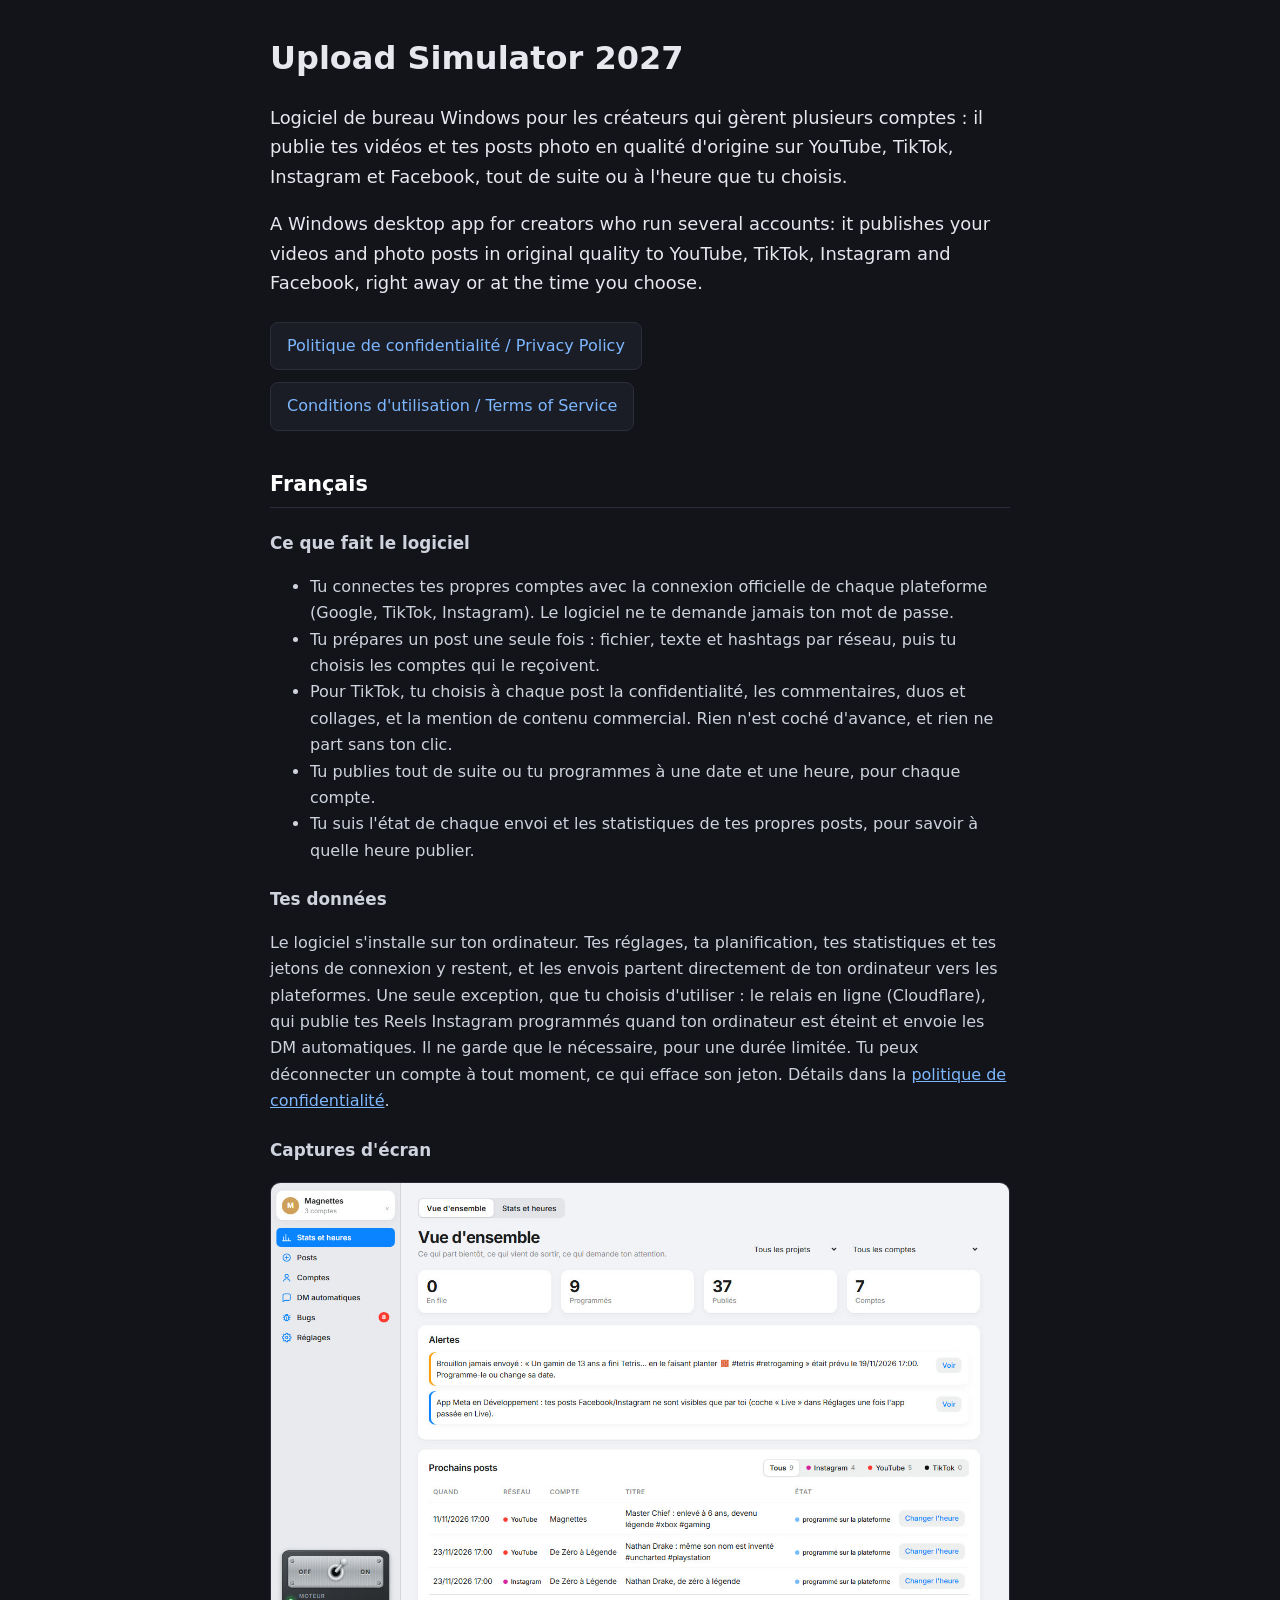
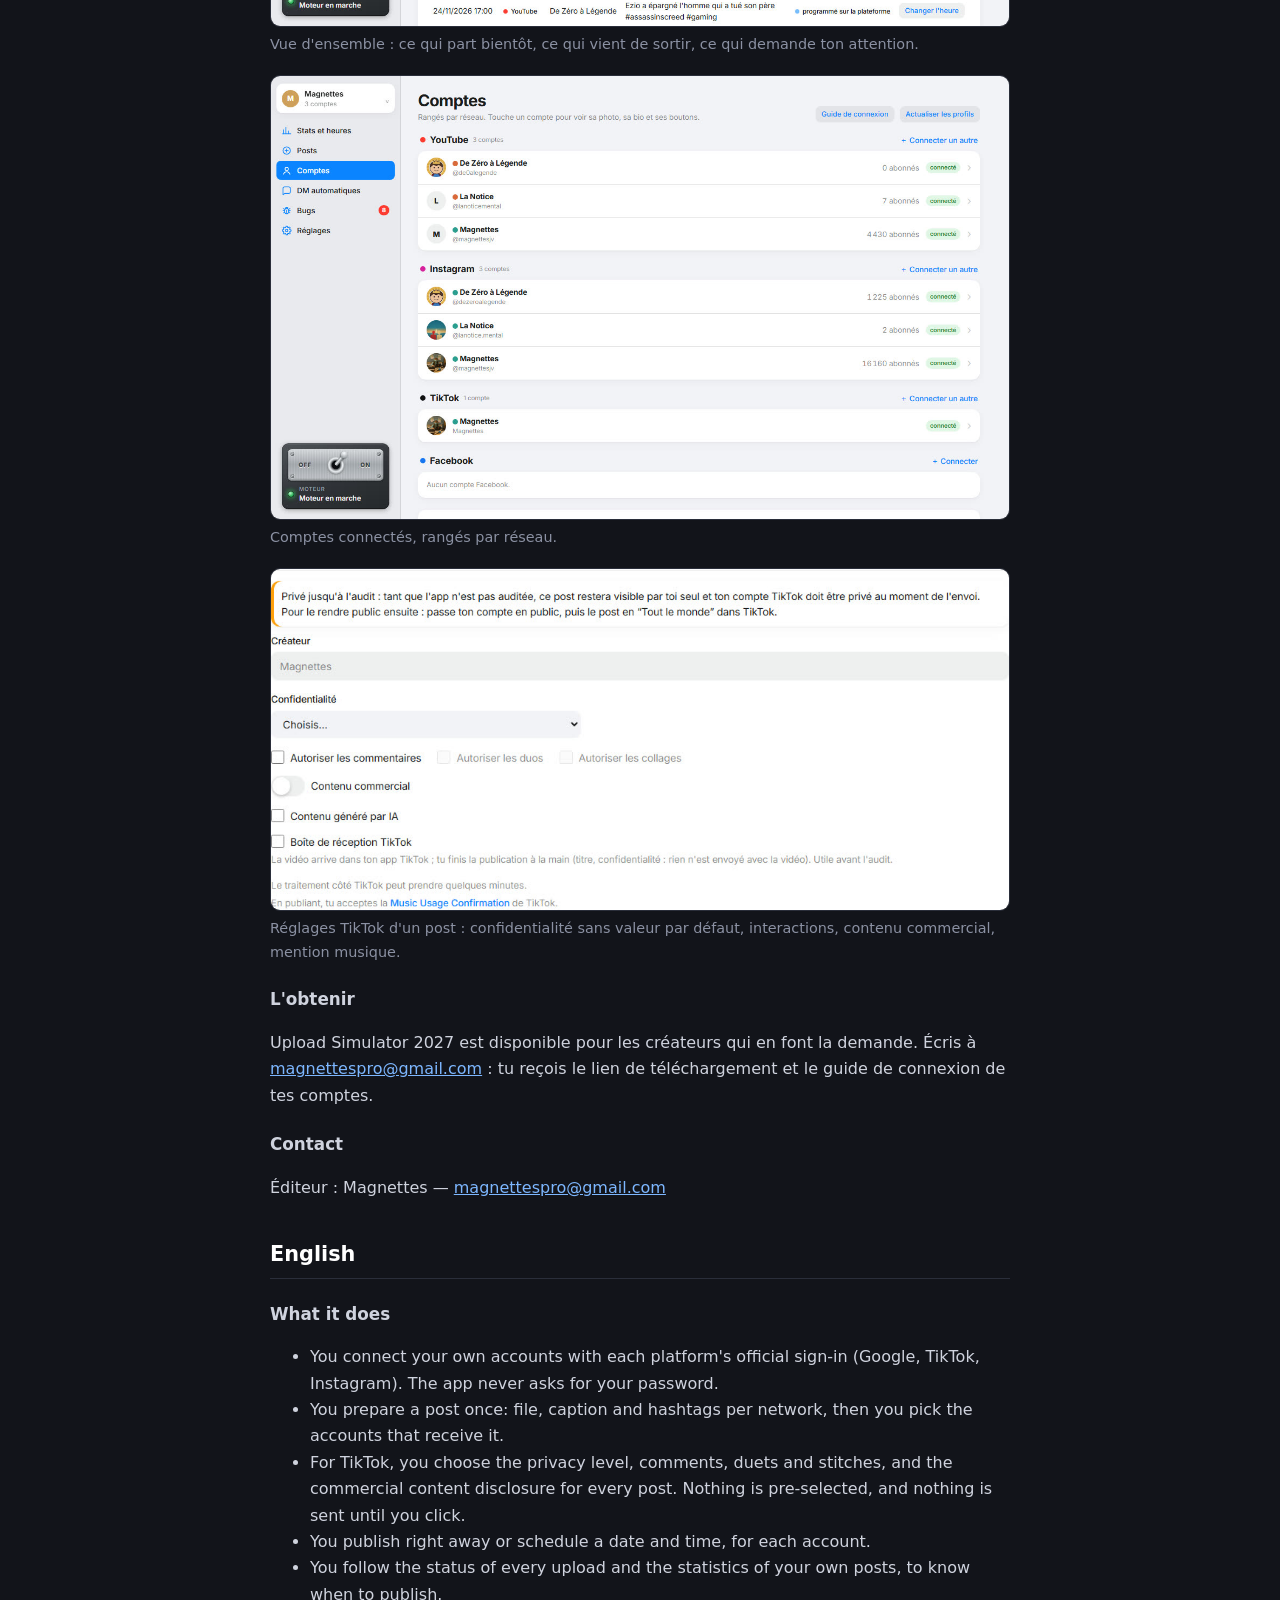
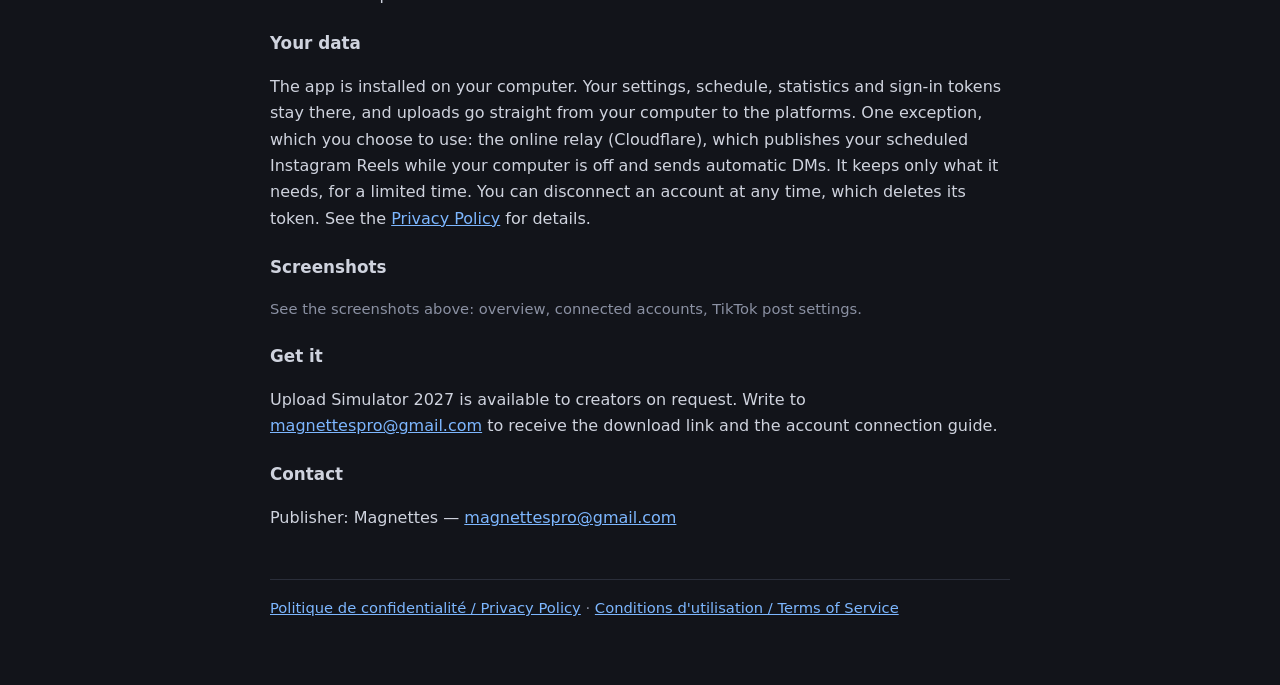
<file: index.html>
<!DOCTYPE html>
<html lang="fr">
<head>
<meta charset="utf-8">
<meta name="viewport" content="width=device-width, initial-scale=1">
<title>Upload Simulator 2027</title>
<meta name="description" content="Upload Simulator 2027 : logiciel de bureau Windows pour les créateurs qui publient leurs vidéos et posts photo sur plusieurs comptes YouTube, TikTok, Instagram et Facebook, via les API officielles.">
<link rel="stylesheet" href="style.css">
<style>
  figure { margin: 18px 0; }
  figure img { width: 100%; height: auto; border: 1px solid #2a2e3a; border-radius: 10px; display: block; }
  figcaption { color: #8b91a3; font-size: .9rem; margin-top: 6px; }
</style>
</head>
<body>
<main>
<h1>Upload Simulator 2027</h1>
<p class="lead">Logiciel de bureau Windows pour les créateurs qui gèrent plusieurs comptes : il publie tes vidéos et tes posts photo en qualité d'origine sur YouTube, TikTok, Instagram et Facebook, tout de suite ou à l'heure que tu choisis.</p>
<p class="lead">A Windows desktop app for creators who run several accounts: it publishes your videos and photo posts in original quality to YouTube, TikTok, Instagram and Facebook, right away or at the time you choose.</p>

<div class="links">
  <a href="privacy.html">Politique de confidentialité / Privacy Policy</a>
  <a href="terms.html">Conditions d'utilisation / Terms of Service</a>
</div>

<h2>Français</h2>
<h3>Ce que fait le logiciel</h3>
<ul>
  <li>Tu connectes tes propres comptes avec la connexion officielle de chaque plateforme (Google, TikTok, Instagram). Le logiciel ne te demande jamais ton mot de passe.</li>
  <li>Tu prépares un post une seule fois : fichier, texte et hashtags par réseau, puis tu choisis les comptes qui le reçoivent.</li>
  <li>Pour TikTok, tu choisis à chaque post la confidentialité, les commentaires, duos et collages, et la mention de contenu commercial. Rien n'est coché d'avance, et rien ne part sans ton clic.</li>
  <li>Tu publies tout de suite ou tu programmes à une date et une heure, pour chaque compte.</li>
  <li>Tu suis l'état de chaque envoi et les statistiques de tes propres posts, pour savoir à quelle heure publier.</li>
</ul>
<h3>Tes données</h3>
<p>Le logiciel s'installe sur ton ordinateur. Tes réglages, ta planification, tes statistiques et tes jetons de connexion y restent, et les envois partent directement de ton ordinateur vers les plateformes. Une seule exception, que tu choisis d'utiliser : le relais en ligne (Cloudflare), qui publie tes Reels Instagram programmés quand ton ordinateur est éteint et envoie les DM automatiques. Il ne garde que le nécessaire, pour une durée limitée. Tu peux déconnecter un compte à tout moment, ce qui efface son jeton. Détails dans la <a href="privacy.html">politique de confidentialité</a>.</p>
<h3>Captures d'écran</h3>
<figure><img src="img-vue-ensemble.jpg" alt="Vue d'ensemble : posts programmés, publiés et alertes" loading="lazy"><figcaption>Vue d'ensemble : ce qui part bientôt, ce qui vient de sortir, ce qui demande ton attention.</figcaption></figure>
<figure><img src="img-comptes.jpg" alt="Écran Comptes : comptes connectés par réseau" loading="lazy"><figcaption>Comptes connectés, rangés par réseau.</figcaption></figure>
<figure><img src="img-tiktok.jpg" alt="Réglages TikTok d'un post : confidentialité, interactions, contenu commercial" loading="lazy"><figcaption>Réglages TikTok d'un post : confidentialité sans valeur par défaut, interactions, contenu commercial, mention musique.</figcaption></figure>
<h3>L'obtenir</h3>
<p>Upload Simulator 2027 est disponible pour les créateurs qui en font la demande. Écris à <a href="mailto:magnettespro@gmail.com">magnettespro@gmail.com</a> : tu reçois le lien de téléchargement et le guide de connexion de tes comptes.</p>
<h3>Contact</h3>
<p>Éditeur : Magnettes — <a href="mailto:magnettespro@gmail.com">magnettespro@gmail.com</a></p>

<h2>English</h2>
<h3>What it does</h3>
<ul>
  <li>You connect your own accounts with each platform's official sign-in (Google, TikTok, Instagram). The app never asks for your password.</li>
  <li>You prepare a post once: file, caption and hashtags per network, then you pick the accounts that receive it.</li>
  <li>For TikTok, you choose the privacy level, comments, duets and stitches, and the commercial content disclosure for every post. Nothing is pre-selected, and nothing is sent until you click.</li>
  <li>You publish right away or schedule a date and time, for each account.</li>
  <li>You follow the status of every upload and the statistics of your own posts, to know when to publish.</li>
</ul>
<h3>Your data</h3>
<p>The app is installed on your computer. Your settings, schedule, statistics and sign-in tokens stay there, and uploads go straight from your computer to the platforms. One exception, which you choose to use: the online relay (Cloudflare), which publishes your scheduled Instagram Reels while your computer is off and sends automatic DMs. It keeps only what it needs, for a limited time. You can disconnect an account at any time, which deletes its token. See the <a href="privacy.html">Privacy Policy</a> for details.</p>
<h3>Screenshots</h3>
<p class="muted">See the screenshots above: overview, connected accounts, TikTok post settings.</p>
<h3>Get it</h3>
<p>Upload Simulator 2027 is available to creators on request. Write to <a href="mailto:magnettespro@gmail.com">magnettespro@gmail.com</a> to receive the download link and the account connection guide.</p>
<h3>Contact</h3>
<p>Publisher: Magnettes — <a href="mailto:magnettespro@gmail.com">magnettespro@gmail.com</a></p>

<footer class="muted">
  <a href="privacy.html">Politique de confidentialité / Privacy Policy</a> ·
  <a href="terms.html">Conditions d'utilisation / Terms of Service</a>
</footer>
</main>
</body>
</html>
</file>
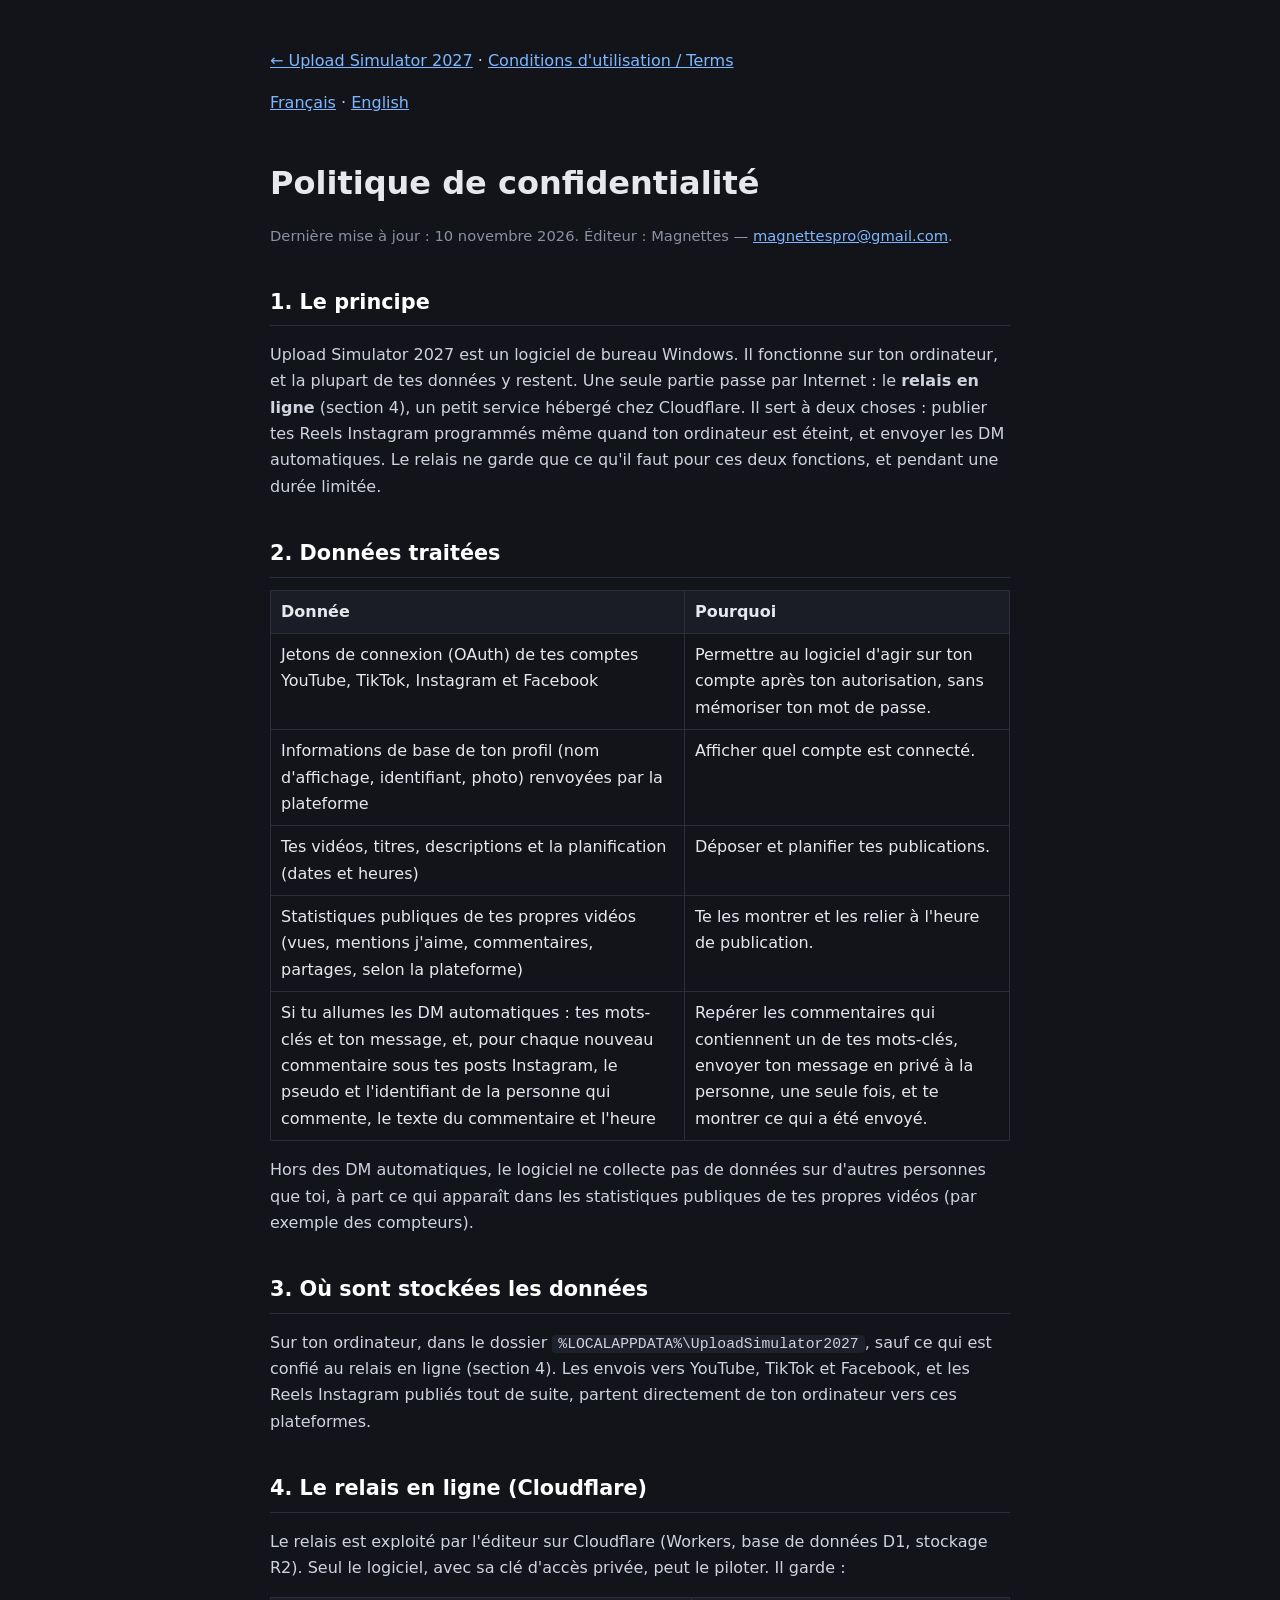
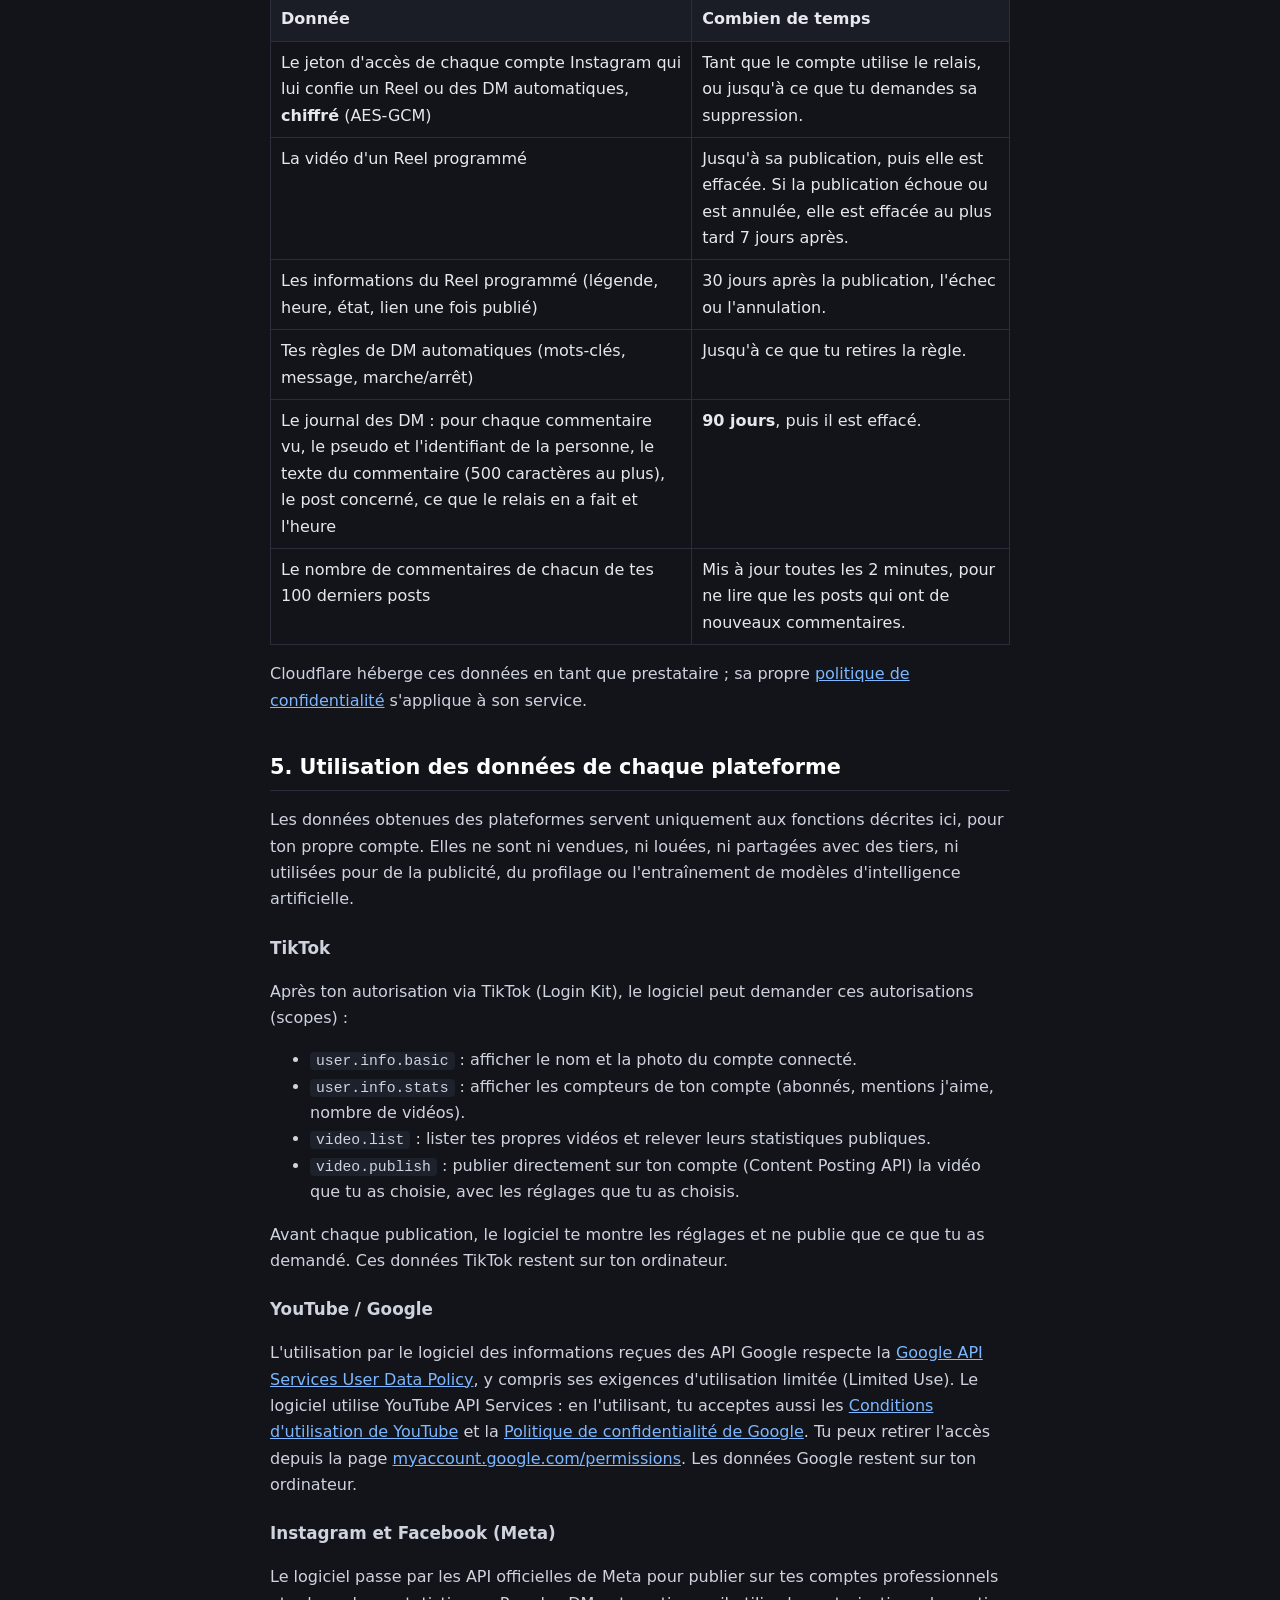
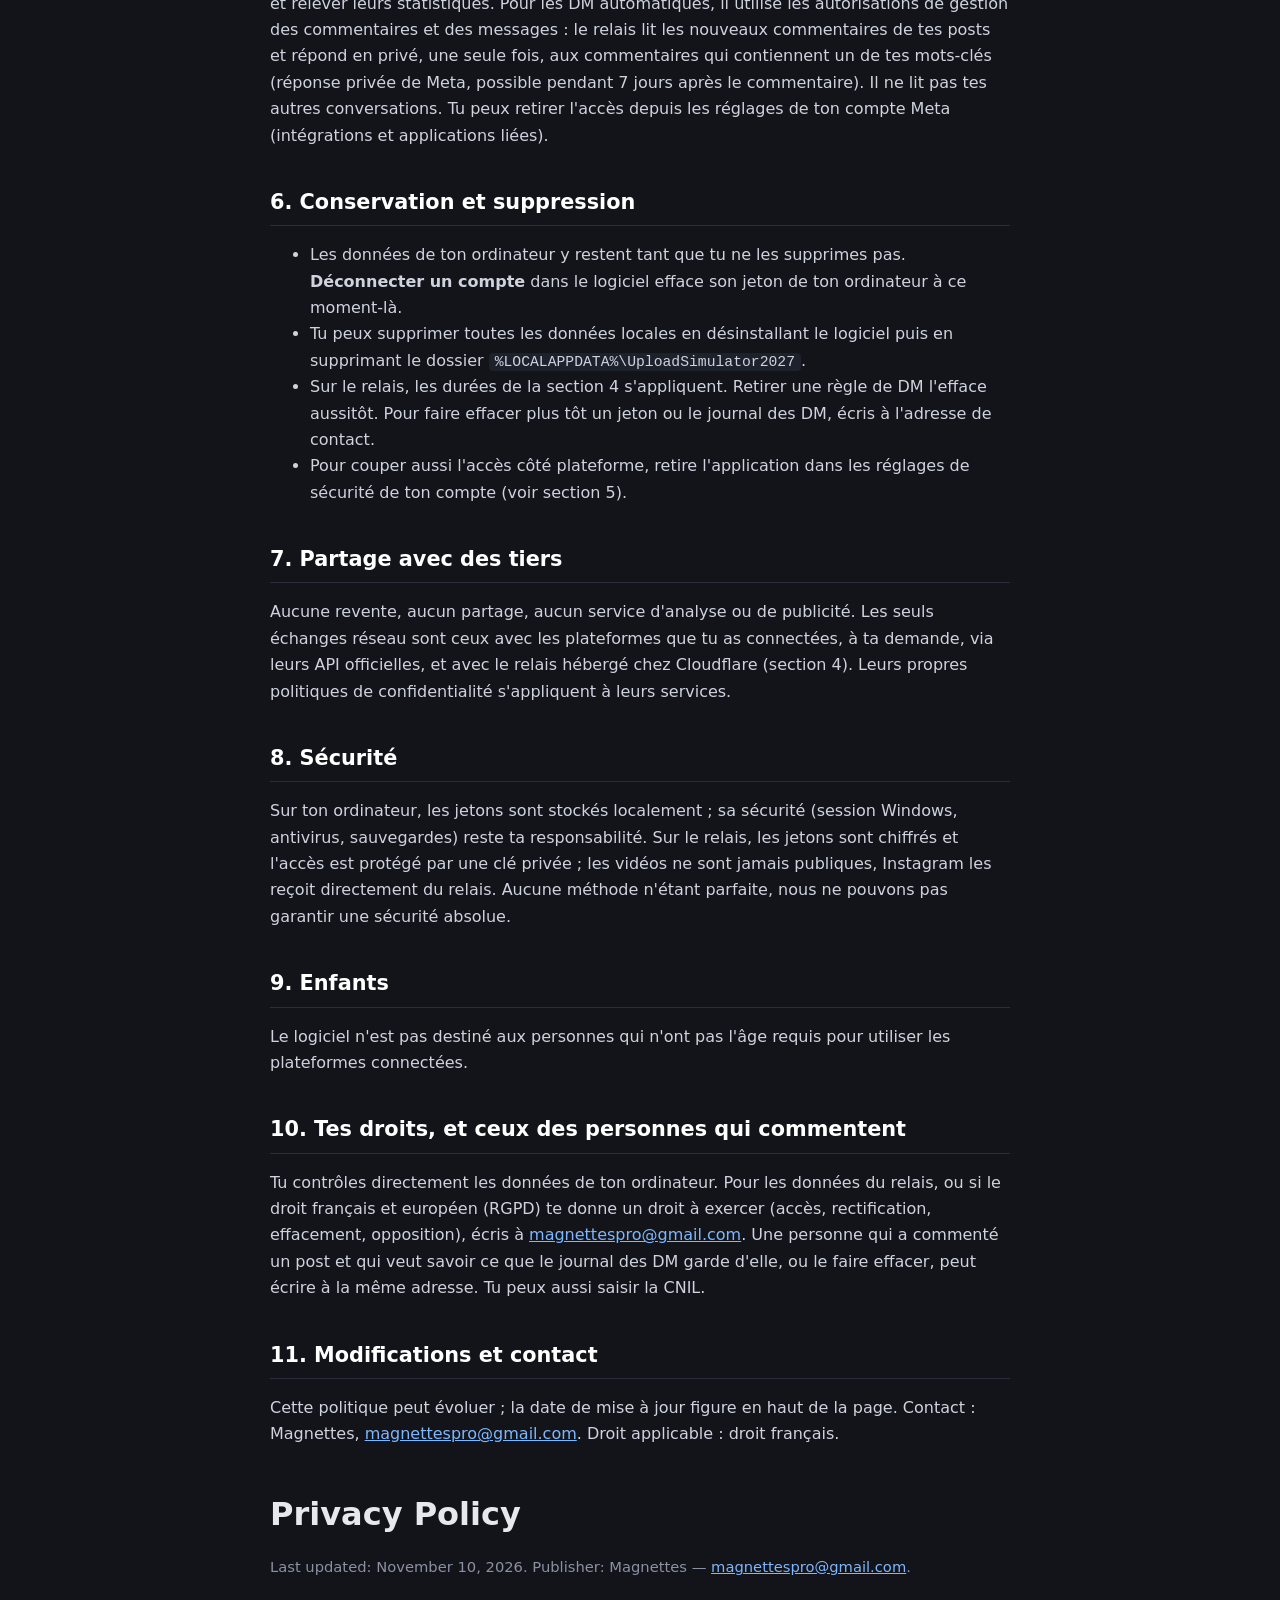
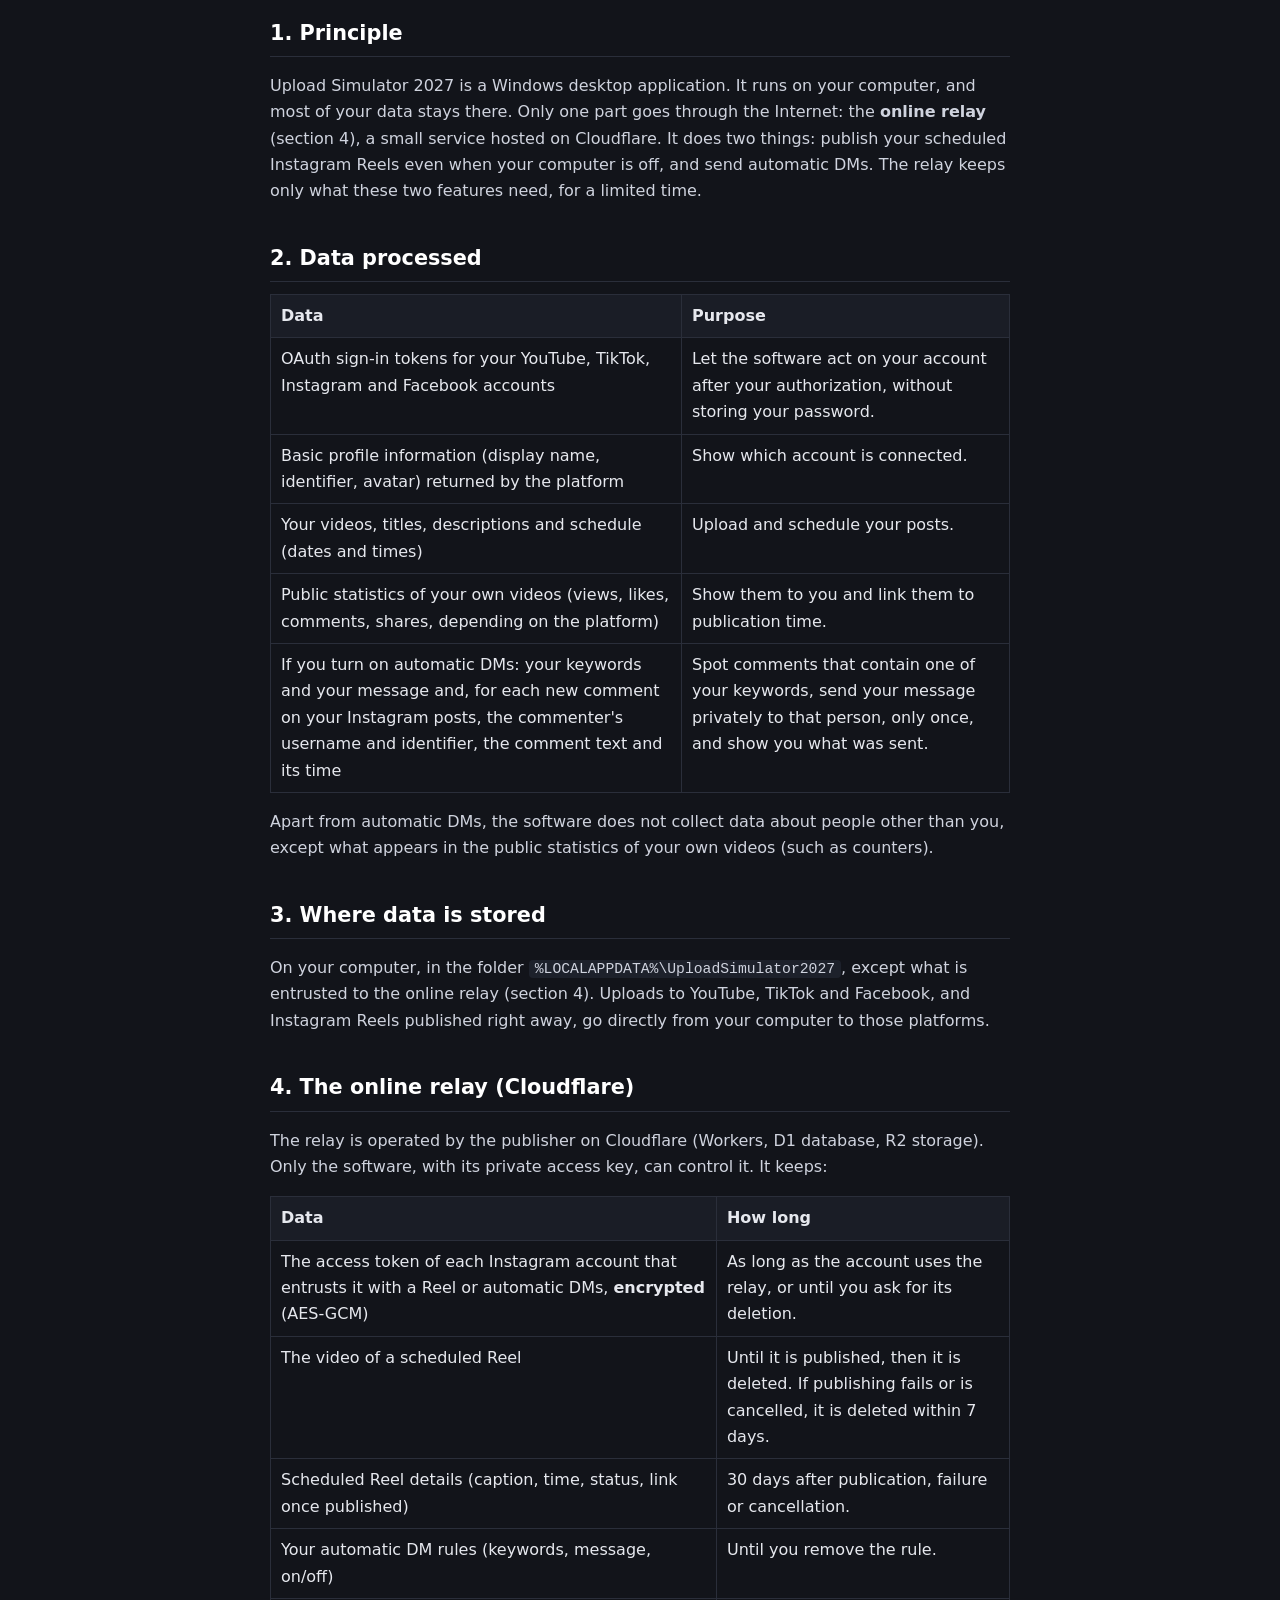
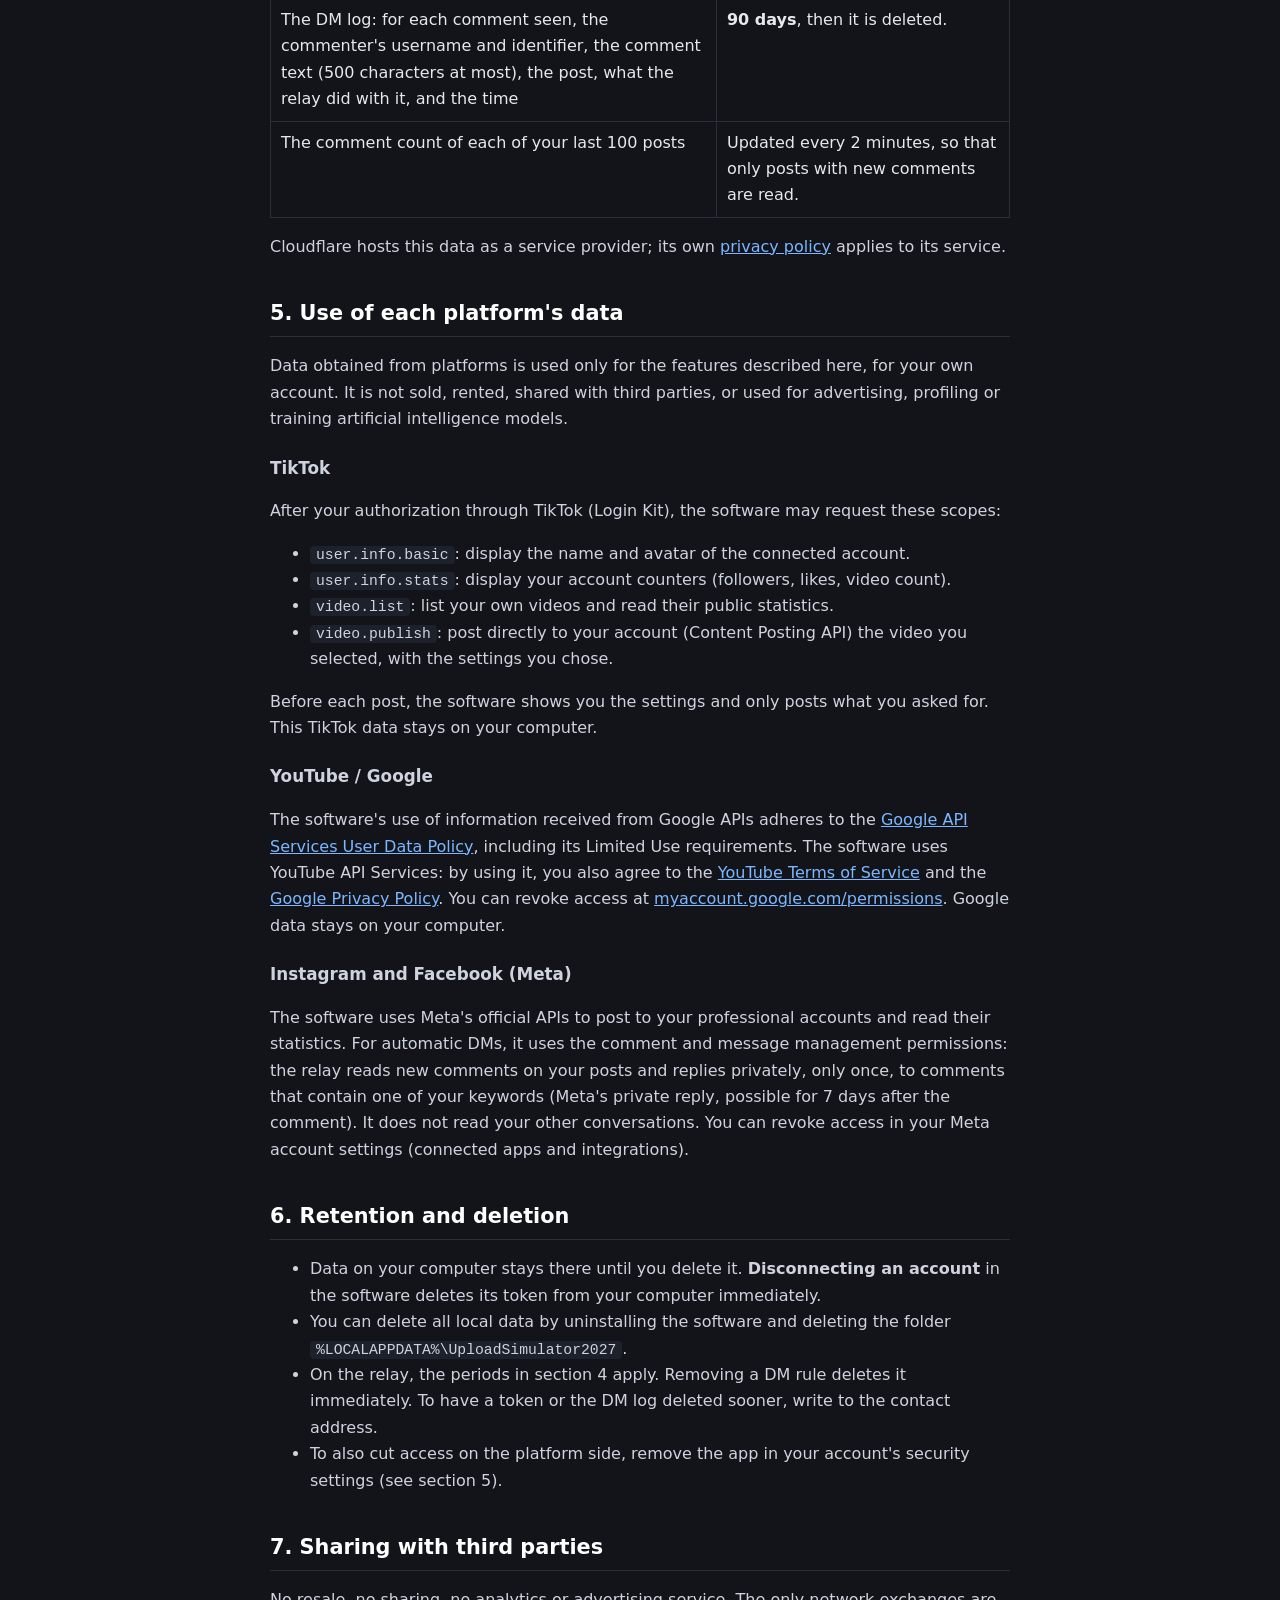
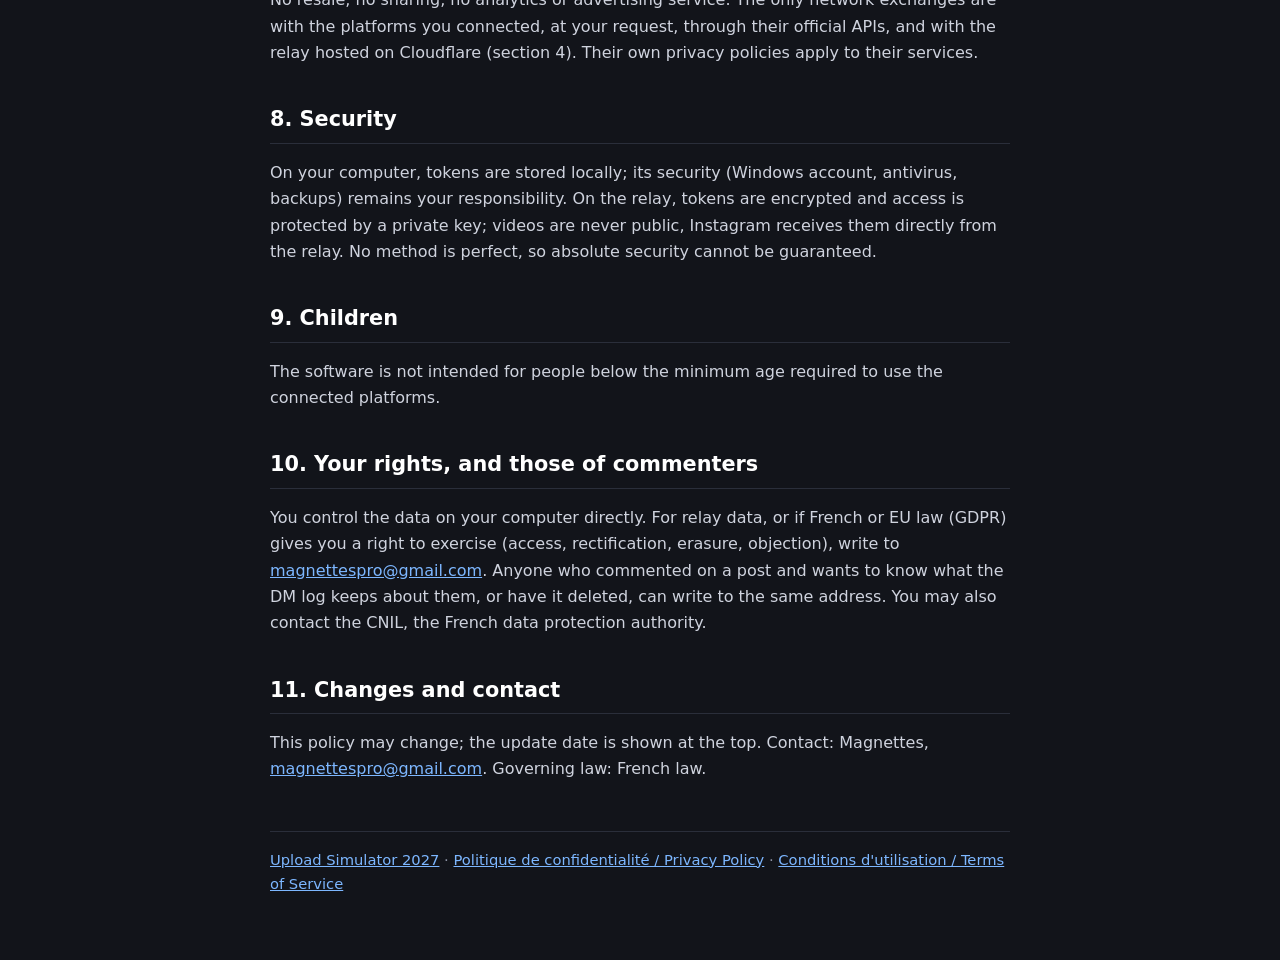
<file: privacy.html>
<!DOCTYPE html>
<html lang="fr">
<head>
<meta charset="utf-8">
<meta name="viewport" content="width=device-width, initial-scale=1">
<title>Politique de confidentialité / Privacy Policy — Upload Simulator 2027</title>
<link rel="stylesheet" href="style.css">
</head>
<body>
<main>
<p><a href="index.html">&larr; Upload Simulator 2027</a> · <a href="terms.html">Conditions d'utilisation / Terms</a></p>
<p class="langs"><a href="#fr">Français</a> · <a href="#en">English</a></p>

<section class="lang" id="fr" lang="fr">
<h1>Politique de confidentialité</h1>
<p class="muted">Dernière mise à jour : 10 novembre 2026. Éditeur : Magnettes — <a href="mailto:magnettespro@gmail.com">magnettespro@gmail.com</a>.</p>

<h2>1. Le principe</h2>
<p>Upload Simulator 2027 est un logiciel de bureau Windows. Il fonctionne sur ton ordinateur, et la plupart de tes données y restent. Une seule partie passe par Internet : le <strong>relais en ligne</strong> (section 4), un petit service hébergé chez Cloudflare. Il sert à deux choses : publier tes Reels Instagram programmés même quand ton ordinateur est éteint, et envoyer les DM automatiques. Le relais ne garde que ce qu'il faut pour ces deux fonctions, et pendant une durée limitée.</p>

<h2>2. Données traitées</h2>
<table>
<tr><th>Donnée</th><th>Pourquoi</th></tr>
<tr><td>Jetons de connexion (OAuth) de tes comptes YouTube, TikTok, Instagram et Facebook</td><td>Permettre au logiciel d'agir sur ton compte après ton autorisation, sans mémoriser ton mot de passe.</td></tr>
<tr><td>Informations de base de ton profil (nom d'affichage, identifiant, photo) renvoyées par la plateforme</td><td>Afficher quel compte est connecté.</td></tr>
<tr><td>Tes vidéos, titres, descriptions et la planification (dates et heures)</td><td>Déposer et planifier tes publications.</td></tr>
<tr><td>Statistiques publiques de tes propres vidéos (vues, mentions j'aime, commentaires, partages, selon la plateforme)</td><td>Te les montrer et les relier à l'heure de publication.</td></tr>
<tr><td>Si tu allumes les DM automatiques : tes mots-clés et ton message, et, pour chaque nouveau commentaire sous tes posts Instagram, le pseudo et l'identifiant de la personne qui commente, le texte du commentaire et l'heure</td><td>Repérer les commentaires qui contiennent un de tes mots-clés, envoyer ton message en privé à la personne, une seule fois, et te montrer ce qui a été envoyé.</td></tr>
</table>
<p>Hors des DM automatiques, le logiciel ne collecte pas de données sur d'autres personnes que toi, à part ce qui apparaît dans les statistiques publiques de tes propres vidéos (par exemple des compteurs).</p>

<h2>3. Où sont stockées les données</h2>
<p>Sur ton ordinateur, dans le dossier <code>%LOCALAPPDATA%\UploadSimulator2027</code>, sauf ce qui est confié au relais en ligne (section 4). Les envois vers YouTube, TikTok et Facebook, et les Reels Instagram publiés tout de suite, partent directement de ton ordinateur vers ces plateformes.</p>

<h2>4. Le relais en ligne (Cloudflare)</h2>
<p>Le relais est exploité par l'éditeur sur Cloudflare (Workers, base de données D1, stockage R2). Seul le logiciel, avec sa clé d'accès privée, peut le piloter. Il garde :</p>
<table>
<tr><th>Donnée</th><th>Combien de temps</th></tr>
<tr><td>Le jeton d'accès de chaque compte Instagram qui lui confie un Reel ou des DM automatiques, <strong>chiffré</strong> (AES-GCM)</td><td>Tant que le compte utilise le relais, ou jusqu'à ce que tu demandes sa suppression.</td></tr>
<tr><td>La vidéo d'un Reel programmé</td><td>Jusqu'à sa publication, puis elle est effacée. Si la publication échoue ou est annulée, elle est effacée au plus tard 7 jours après.</td></tr>
<tr><td>Les informations du Reel programmé (légende, heure, état, lien une fois publié)</td><td>30 jours après la publication, l'échec ou l'annulation.</td></tr>
<tr><td>Tes règles de DM automatiques (mots-clés, message, marche/arrêt)</td><td>Jusqu'à ce que tu retires la règle.</td></tr>
<tr><td>Le journal des DM : pour chaque commentaire vu, le pseudo et l'identifiant de la personne, le texte du commentaire (500 caractères au plus), le post concerné, ce que le relais en a fait et l'heure</td><td><strong>90 jours</strong>, puis il est effacé.</td></tr>
<tr><td>Le nombre de commentaires de chacun de tes 100 derniers posts</td><td>Mis à jour toutes les 2 minutes, pour ne lire que les posts qui ont de nouveaux commentaires.</td></tr>
</table>
<p>Cloudflare héberge ces données en tant que prestataire ; sa propre <a href="https://www.cloudflare.com/privacypolicy/" rel="noopener">politique de confidentialité</a> s'applique à son service.</p>

<h2>5. Utilisation des données de chaque plateforme</h2>
<p>Les données obtenues des plateformes servent uniquement aux fonctions décrites ici, pour ton propre compte. Elles ne sont ni vendues, ni louées, ni partagées avec des tiers, ni utilisées pour de la publicité, du profilage ou l'entraînement de modèles d'intelligence artificielle.</p>
<h3>TikTok</h3>
<p>Après ton autorisation via TikTok (Login Kit), le logiciel peut demander ces autorisations (scopes) :</p>
<ul>
  <li><code>user.info.basic</code> : afficher le nom et la photo du compte connecté.</li>
  <li><code>user.info.stats</code> : afficher les compteurs de ton compte (abonnés, mentions j'aime, nombre de vidéos).</li>
  <li><code>video.list</code> : lister tes propres vidéos et relever leurs statistiques publiques.</li>
  <li><code>video.publish</code> : publier directement sur ton compte (Content Posting API) la vidéo que tu as choisie, avec les réglages que tu as choisis.</li>
</ul>
<p>Avant chaque publication, le logiciel te montre les réglages et ne publie que ce que tu as demandé. Ces données TikTok restent sur ton ordinateur.</p>
<h3>YouTube / Google</h3>
<p>L'utilisation par le logiciel des informations reçues des API Google respecte la <a href="https://developers.google.com/terms/api-services-user-data-policy" rel="noopener">Google API Services User Data Policy</a>, y compris ses exigences d'utilisation limitée (Limited Use). Le logiciel utilise YouTube API Services : en l'utilisant, tu acceptes aussi les <a href="https://www.youtube.com/t/terms" rel="noopener">Conditions d'utilisation de YouTube</a> et la <a href="https://policies.google.com/privacy" rel="noopener">Politique de confidentialité de Google</a>. Tu peux retirer l'accès depuis la page <a href="https://myaccount.google.com/permissions" rel="noopener">myaccount.google.com/permissions</a>. Les données Google restent sur ton ordinateur.</p>
<h3>Instagram et Facebook (Meta)</h3>
<p>Le logiciel passe par les API officielles de Meta pour publier sur tes comptes professionnels et relever leurs statistiques. Pour les DM automatiques, il utilise les autorisations de gestion des commentaires et des messages : le relais lit les nouveaux commentaires de tes posts et répond en privé, une seule fois, aux commentaires qui contiennent un de tes mots-clés (réponse privée de Meta, possible pendant 7 jours après le commentaire). Il ne lit pas tes autres conversations. Tu peux retirer l'accès depuis les réglages de ton compte Meta (intégrations et applications liées).</p>

<h2>6. Conservation et suppression</h2>
<ul>
  <li>Les données de ton ordinateur y restent tant que tu ne les supprimes pas. <strong>Déconnecter un compte</strong> dans le logiciel efface son jeton de ton ordinateur à ce moment-là.</li>
  <li>Tu peux supprimer toutes les données locales en désinstallant le logiciel puis en supprimant le dossier <code>%LOCALAPPDATA%\UploadSimulator2027</code>.</li>
  <li>Sur le relais, les durées de la section 4 s'appliquent. Retirer une règle de DM l'efface aussitôt. Pour faire effacer plus tôt un jeton ou le journal des DM, écris à l'adresse de contact.</li>
  <li>Pour couper aussi l'accès côté plateforme, retire l'application dans les réglages de sécurité de ton compte (voir section 5).</li>
</ul>

<h2>7. Partage avec des tiers</h2>
<p>Aucune revente, aucun partage, aucun service d'analyse ou de publicité. Les seuls échanges réseau sont ceux avec les plateformes que tu as connectées, à ta demande, via leurs API officielles, et avec le relais hébergé chez Cloudflare (section 4). Leurs propres politiques de confidentialité s'appliquent à leurs services.</p>

<h2>8. Sécurité</h2>
<p>Sur ton ordinateur, les jetons sont stockés localement ; sa sécurité (session Windows, antivirus, sauvegardes) reste ta responsabilité. Sur le relais, les jetons sont chiffrés et l'accès est protégé par une clé privée ; les vidéos ne sont jamais publiques, Instagram les reçoit directement du relais. Aucune méthode n'étant parfaite, nous ne pouvons pas garantir une sécurité absolue.</p>

<h2>9. Enfants</h2>
<p>Le logiciel n'est pas destiné aux personnes qui n'ont pas l'âge requis pour utiliser les plateformes connectées.</p>

<h2>10. Tes droits, et ceux des personnes qui commentent</h2>
<p>Tu contrôles directement les données de ton ordinateur. Pour les données du relais, ou si le droit français et européen (RGPD) te donne un droit à exercer (accès, rectification, effacement, opposition), écris à <a href="mailto:magnettespro@gmail.com">magnettespro@gmail.com</a>. Une personne qui a commenté un post et qui veut savoir ce que le journal des DM garde d'elle, ou le faire effacer, peut écrire à la même adresse. Tu peux aussi saisir la CNIL.</p>

<h2>11. Modifications et contact</h2>
<p>Cette politique peut évoluer ; la date de mise à jour figure en haut de la page. Contact : Magnettes, <a href="mailto:magnettespro@gmail.com">magnettespro@gmail.com</a>. Droit applicable : droit français.</p>
</section>

<section class="lang" id="en" lang="en">
<h1>Privacy Policy</h1>
<p class="muted">Last updated: November 10, 2026. Publisher: Magnettes — <a href="mailto:magnettespro@gmail.com">magnettespro@gmail.com</a>.</p>

<h2>1. Principle</h2>
<p>Upload Simulator 2027 is a Windows desktop application. It runs on your computer, and most of your data stays there. Only one part goes through the Internet: the <strong>online relay</strong> (section 4), a small service hosted on Cloudflare. It does two things: publish your scheduled Instagram Reels even when your computer is off, and send automatic DMs. The relay keeps only what these two features need, for a limited time.</p>

<h2>2. Data processed</h2>
<table>
<tr><th>Data</th><th>Purpose</th></tr>
<tr><td>OAuth sign-in tokens for your YouTube, TikTok, Instagram and Facebook accounts</td><td>Let the software act on your account after your authorization, without storing your password.</td></tr>
<tr><td>Basic profile information (display name, identifier, avatar) returned by the platform</td><td>Show which account is connected.</td></tr>
<tr><td>Your videos, titles, descriptions and schedule (dates and times)</td><td>Upload and schedule your posts.</td></tr>
<tr><td>Public statistics of your own videos (views, likes, comments, shares, depending on the platform)</td><td>Show them to you and link them to publication time.</td></tr>
<tr><td>If you turn on automatic DMs: your keywords and your message and, for each new comment on your Instagram posts, the commenter's username and identifier, the comment text and its time</td><td>Spot comments that contain one of your keywords, send your message privately to that person, only once, and show you what was sent.</td></tr>
</table>
<p>Apart from automatic DMs, the software does not collect data about people other than you, except what appears in the public statistics of your own videos (such as counters).</p>

<h2>3. Where data is stored</h2>
<p>On your computer, in the folder <code>%LOCALAPPDATA%\UploadSimulator2027</code>, except what is entrusted to the online relay (section 4). Uploads to YouTube, TikTok and Facebook, and Instagram Reels published right away, go directly from your computer to those platforms.</p>

<h2>4. The online relay (Cloudflare)</h2>
<p>The relay is operated by the publisher on Cloudflare (Workers, D1 database, R2 storage). Only the software, with its private access key, can control it. It keeps:</p>
<table>
<tr><th>Data</th><th>How long</th></tr>
<tr><td>The access token of each Instagram account that entrusts it with a Reel or automatic DMs, <strong>encrypted</strong> (AES-GCM)</td><td>As long as the account uses the relay, or until you ask for its deletion.</td></tr>
<tr><td>The video of a scheduled Reel</td><td>Until it is published, then it is deleted. If publishing fails or is cancelled, it is deleted within 7 days.</td></tr>
<tr><td>Scheduled Reel details (caption, time, status, link once published)</td><td>30 days after publication, failure or cancellation.</td></tr>
<tr><td>Your automatic DM rules (keywords, message, on/off)</td><td>Until you remove the rule.</td></tr>
<tr><td>The DM log: for each comment seen, the commenter's username and identifier, the comment text (500 characters at most), the post, what the relay did with it, and the time</td><td><strong>90 days</strong>, then it is deleted.</td></tr>
<tr><td>The comment count of each of your last 100 posts</td><td>Updated every 2 minutes, so that only posts with new comments are read.</td></tr>
</table>
<p>Cloudflare hosts this data as a service provider; its own <a href="https://www.cloudflare.com/privacypolicy/" rel="noopener">privacy policy</a> applies to its service.</p>

<h2>5. Use of each platform's data</h2>
<p>Data obtained from platforms is used only for the features described here, for your own account. It is not sold, rented, shared with third parties, or used for advertising, profiling or training artificial intelligence models.</p>
<h3>TikTok</h3>
<p>After your authorization through TikTok (Login Kit), the software may request these scopes:</p>
<ul>
  <li><code>user.info.basic</code>: display the name and avatar of the connected account.</li>
  <li><code>user.info.stats</code>: display your account counters (followers, likes, video count).</li>
  <li><code>video.list</code>: list your own videos and read their public statistics.</li>
  <li><code>video.publish</code>: post directly to your account (Content Posting API) the video you selected, with the settings you chose.</li>
</ul>
<p>Before each post, the software shows you the settings and only posts what you asked for. This TikTok data stays on your computer.</p>
<h3>YouTube / Google</h3>
<p>The software's use of information received from Google APIs adheres to the <a href="https://developers.google.com/terms/api-services-user-data-policy" rel="noopener">Google API Services User Data Policy</a>, including its Limited Use requirements. The software uses YouTube API Services: by using it, you also agree to the <a href="https://www.youtube.com/t/terms" rel="noopener">YouTube Terms of Service</a> and the <a href="https://policies.google.com/privacy" rel="noopener">Google Privacy Policy</a>. You can revoke access at <a href="https://myaccount.google.com/permissions" rel="noopener">myaccount.google.com/permissions</a>. Google data stays on your computer.</p>
<h3>Instagram and Facebook (Meta)</h3>
<p>The software uses Meta's official APIs to post to your professional accounts and read their statistics. For automatic DMs, it uses the comment and message management permissions: the relay reads new comments on your posts and replies privately, only once, to comments that contain one of your keywords (Meta's private reply, possible for 7 days after the comment). It does not read your other conversations. You can revoke access in your Meta account settings (connected apps and integrations).</p>

<h2>6. Retention and deletion</h2>
<ul>
  <li>Data on your computer stays there until you delete it. <strong>Disconnecting an account</strong> in the software deletes its token from your computer immediately.</li>
  <li>You can delete all local data by uninstalling the software and deleting the folder <code>%LOCALAPPDATA%\UploadSimulator2027</code>.</li>
  <li>On the relay, the periods in section 4 apply. Removing a DM rule deletes it immediately. To have a token or the DM log deleted sooner, write to the contact address.</li>
  <li>To also cut access on the platform side, remove the app in your account's security settings (see section 5).</li>
</ul>

<h2>7. Sharing with third parties</h2>
<p>No resale, no sharing, no analytics or advertising service. The only network exchanges are with the platforms you connected, at your request, through their official APIs, and with the relay hosted on Cloudflare (section 4). Their own privacy policies apply to their services.</p>

<h2>8. Security</h2>
<p>On your computer, tokens are stored locally; its security (Windows account, antivirus, backups) remains your responsibility. On the relay, tokens are encrypted and access is protected by a private key; videos are never public, Instagram receives them directly from the relay. No method is perfect, so absolute security cannot be guaranteed.</p>

<h2>9. Children</h2>
<p>The software is not intended for people below the minimum age required to use the connected platforms.</p>

<h2>10. Your rights, and those of commenters</h2>
<p>You control the data on your computer directly. For relay data, or if French or EU law (GDPR) gives you a right to exercise (access, rectification, erasure, objection), write to <a href="mailto:magnettespro@gmail.com">magnettespro@gmail.com</a>. Anyone who commented on a post and wants to know what the DM log keeps about them, or have it deleted, can write to the same address. You may also contact the CNIL, the French data protection authority.</p>

<h2>11. Changes and contact</h2>
<p>This policy may change; the update date is shown at the top. Contact: Magnettes, <a href="mailto:magnettespro@gmail.com">magnettespro@gmail.com</a>. Governing law: French law.</p>
</section>

<footer class="muted">
  <a href="index.html">Upload Simulator 2027</a> ·
  <a href="privacy.html">Politique de confidentialité / Privacy Policy</a> ·
  <a href="terms.html">Conditions d'utilisation / Terms of Service</a>
</footer>
</main>
</body>
</html>
</file>
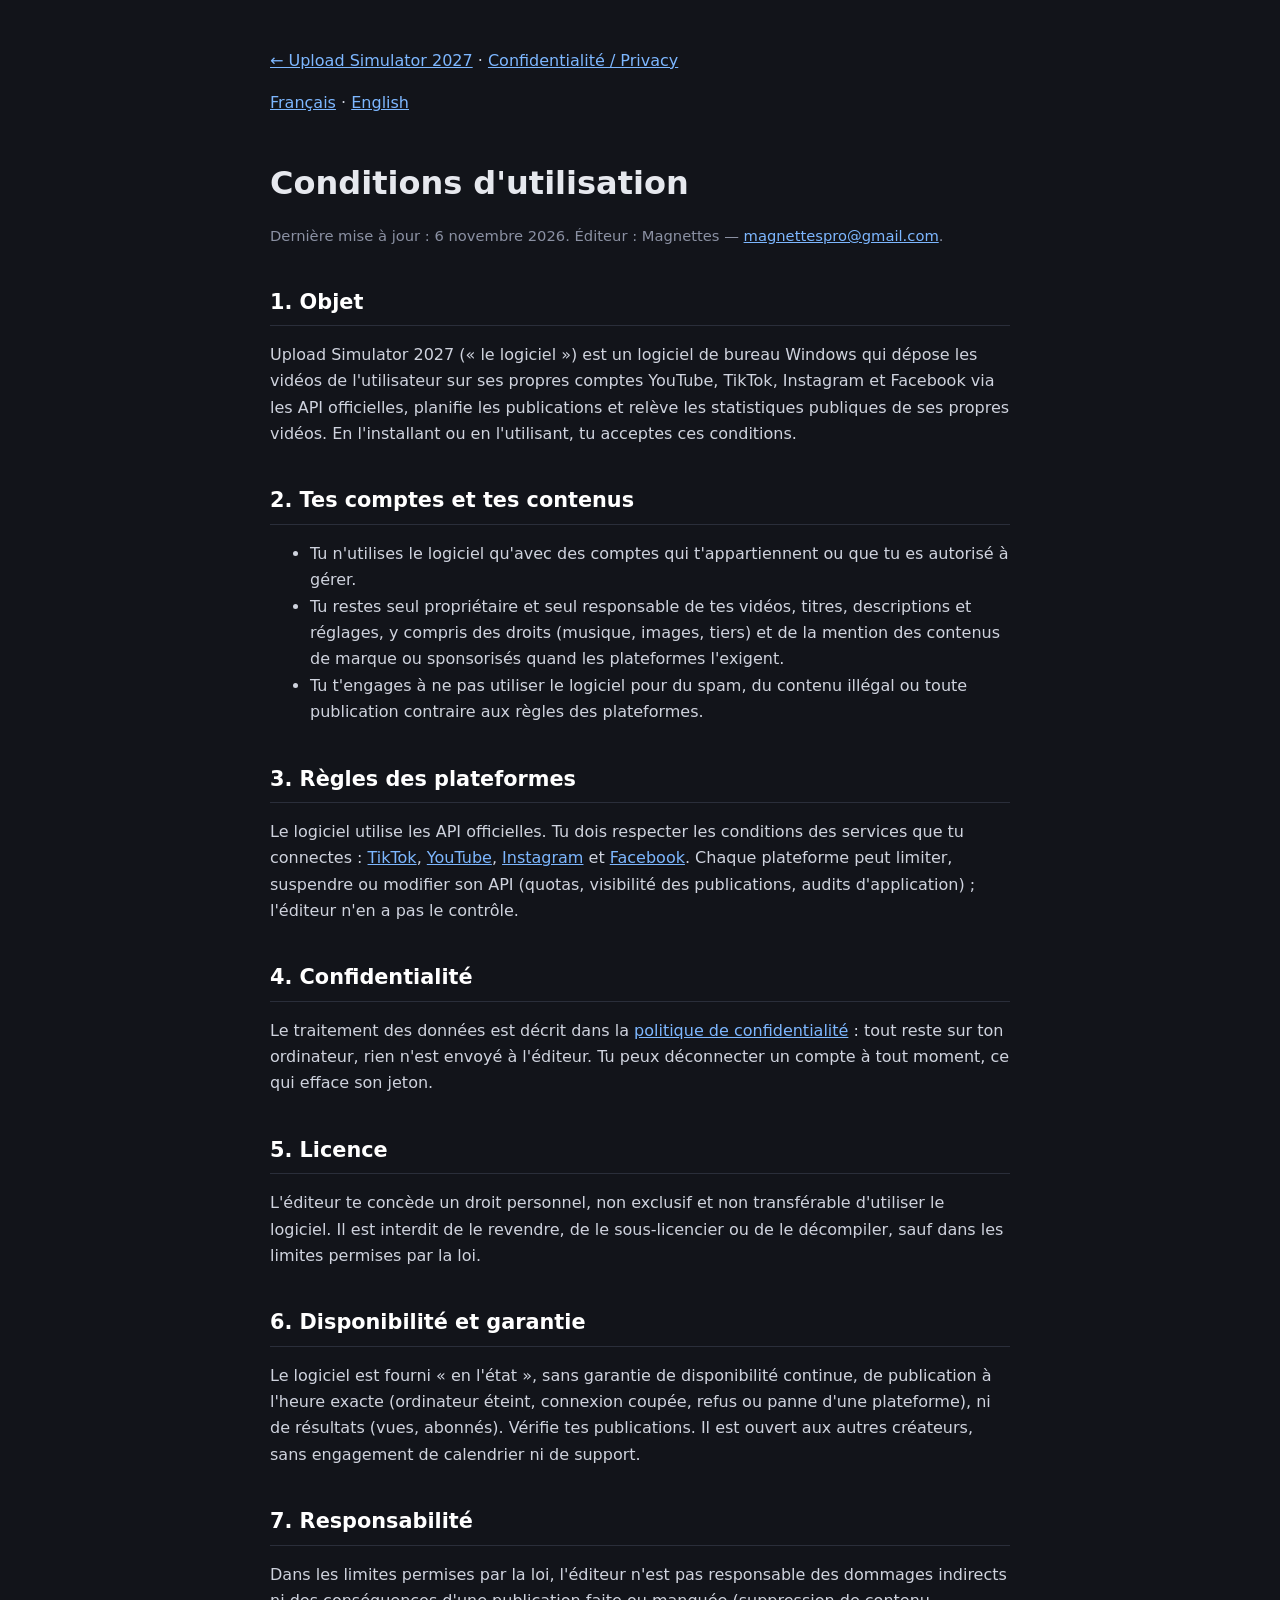
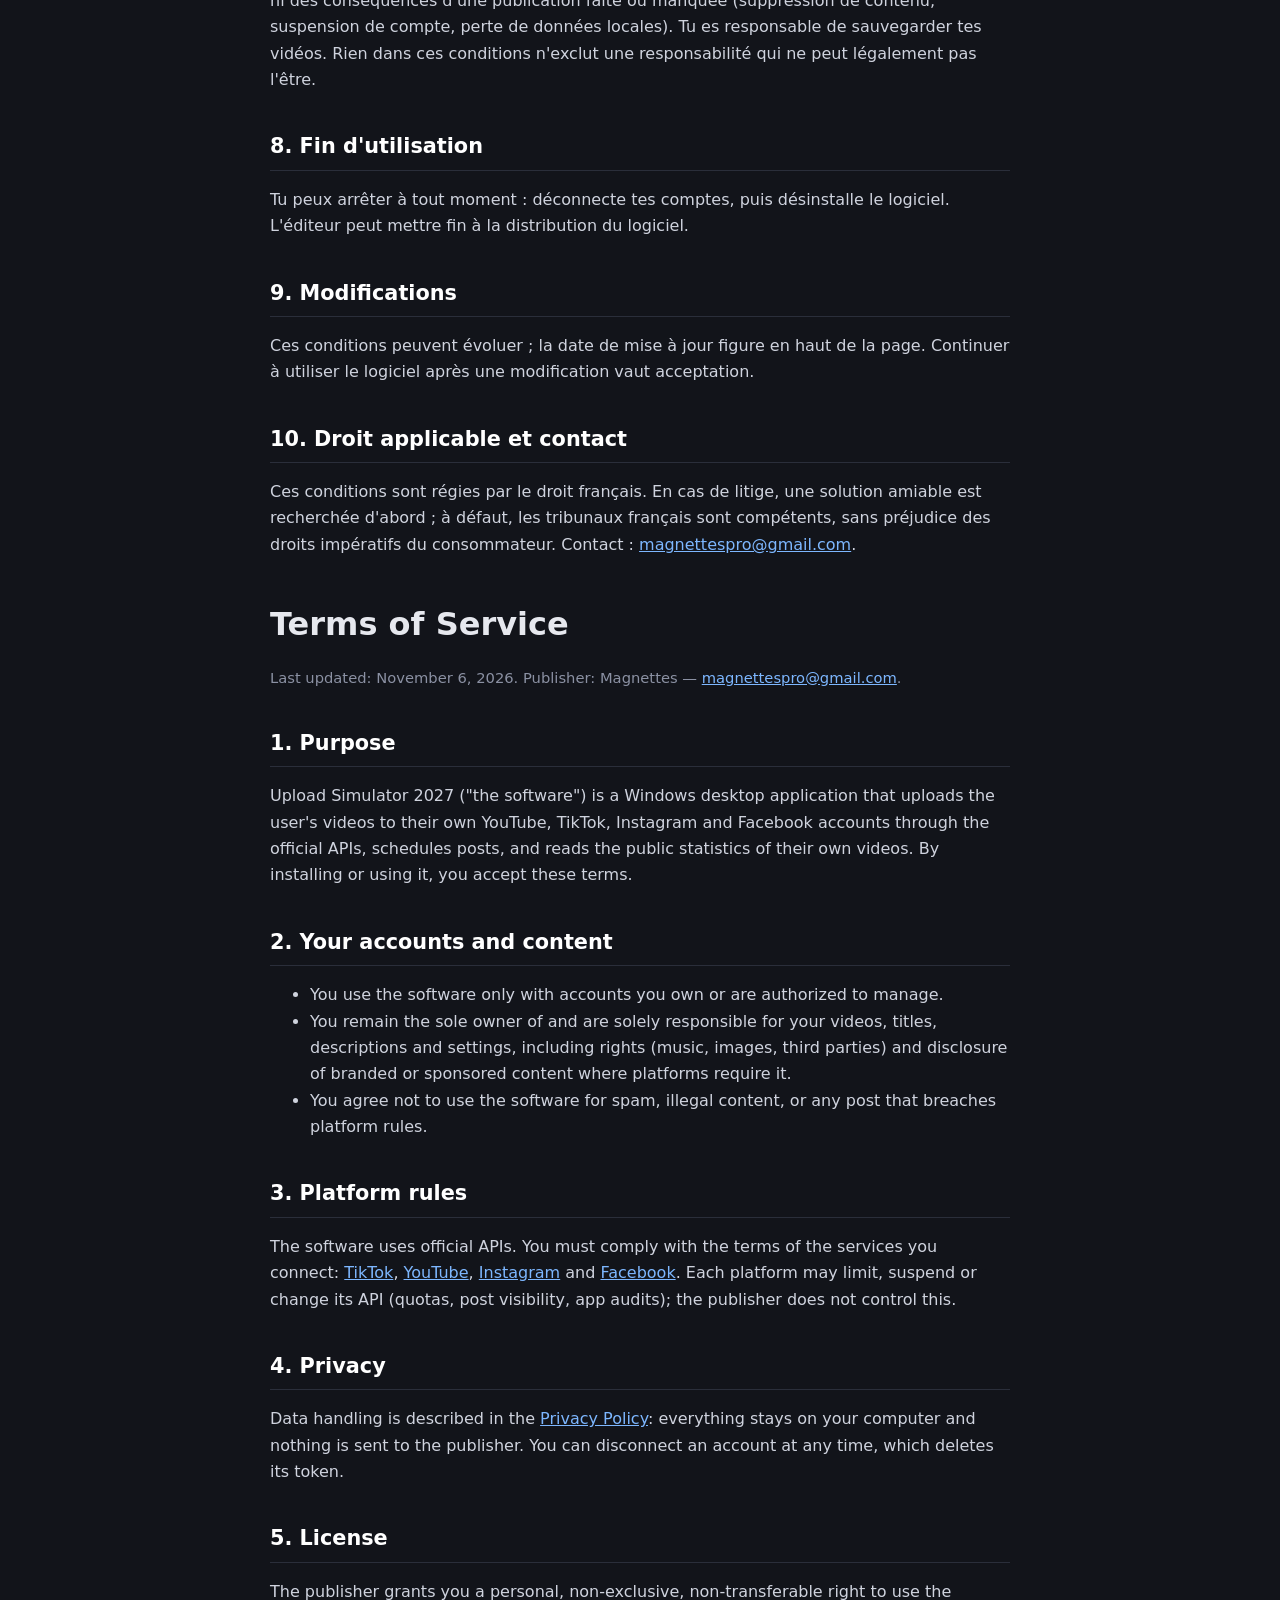
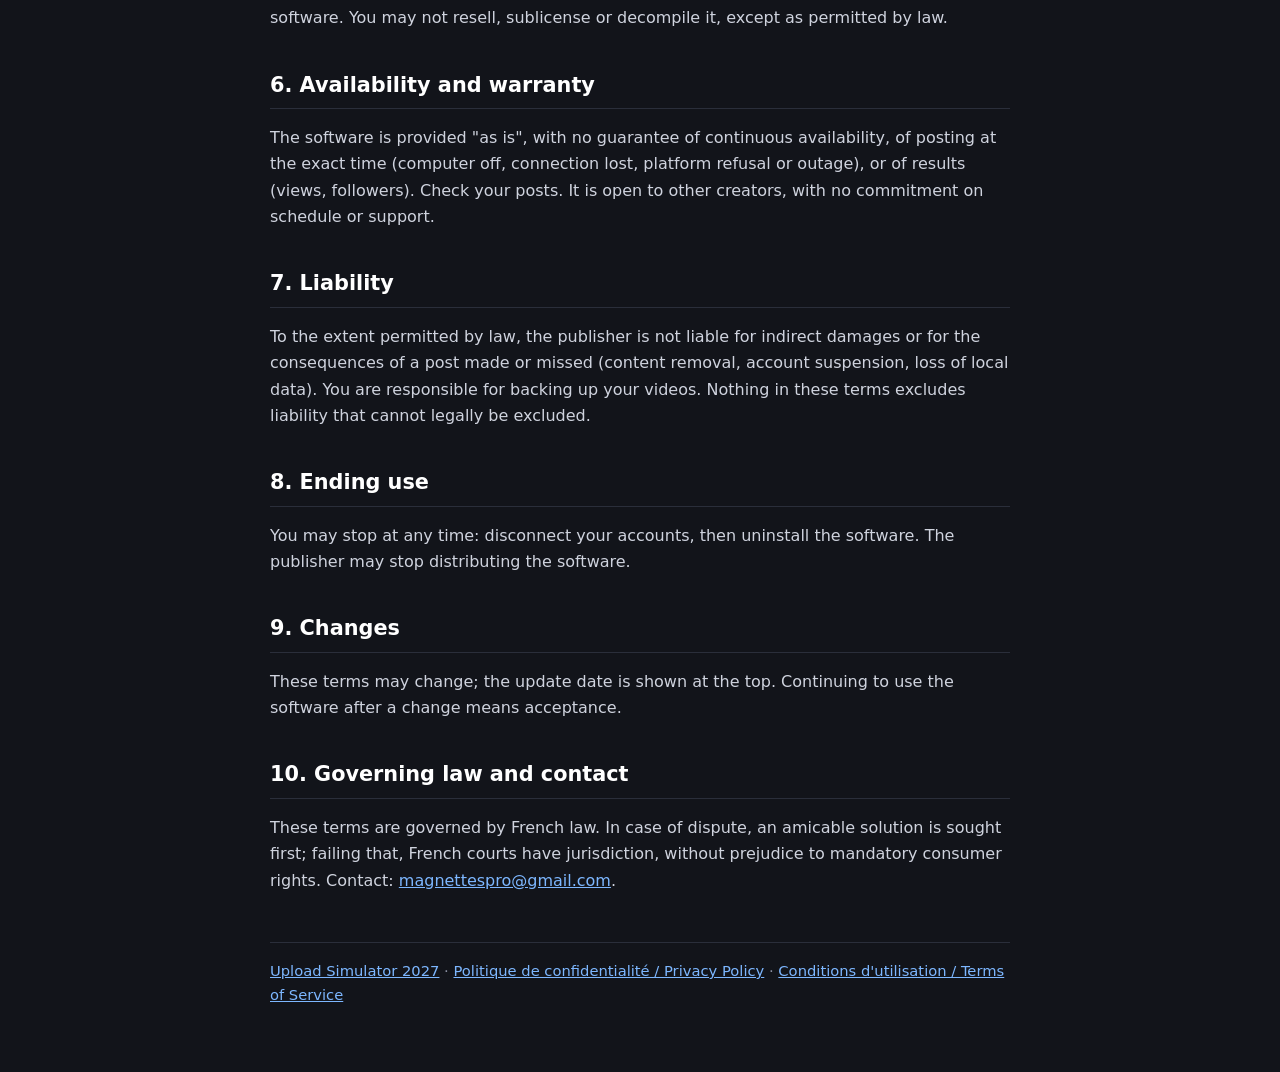
<file: terms.html>
<!DOCTYPE html>
<html lang="fr">
<head>
<meta charset="utf-8">
<meta name="viewport" content="width=device-width, initial-scale=1">
<title>Conditions d'utilisation / Terms of Service — Upload Simulator 2027</title>
<link rel="stylesheet" href="style.css">
</head>
<body>
<main>
<p><a href="index.html">&larr; Upload Simulator 2027</a> · <a href="privacy.html">Confidentialité / Privacy</a></p>
<p class="langs"><a href="#fr">Français</a> · <a href="#en">English</a></p>

<section class="lang" id="fr" lang="fr">
<h1>Conditions d'utilisation</h1>
<p class="muted">Dernière mise à jour : 6 novembre 2026. Éditeur : Magnettes — <a href="mailto:magnettespro@gmail.com">magnettespro@gmail.com</a>.</p>

<h2>1. Objet</h2>
<p>Upload Simulator 2027 (« le logiciel ») est un logiciel de bureau Windows qui dépose les vidéos de l'utilisateur sur ses propres comptes YouTube, TikTok, Instagram et Facebook via les API officielles, planifie les publications et relève les statistiques publiques de ses propres vidéos. En l'installant ou en l'utilisant, tu acceptes ces conditions.</p>

<h2>2. Tes comptes et tes contenus</h2>
<ul>
  <li>Tu n'utilises le logiciel qu'avec des comptes qui t'appartiennent ou que tu es autorisé à gérer.</li>
  <li>Tu restes seul propriétaire et seul responsable de tes vidéos, titres, descriptions et réglages, y compris des droits (musique, images, tiers) et de la mention des contenus de marque ou sponsorisés quand les plateformes l'exigent.</li>
  <li>Tu t'engages à ne pas utiliser le logiciel pour du spam, du contenu illégal ou toute publication contraire aux règles des plateformes.</li>
</ul>

<h2>3. Règles des plateformes</h2>
<p>Le logiciel utilise les API officielles. Tu dois respecter les conditions des services que tu connectes : <a href="https://www.tiktok.com/legal/page/global/terms-of-service/fr" rel="noopener">TikTok</a>, <a href="https://www.youtube.com/t/terms" rel="noopener">YouTube</a>, <a href="https://help.instagram.com/581066165581870" rel="noopener">Instagram</a> et <a href="https://www.facebook.com/terms" rel="noopener">Facebook</a>. Chaque plateforme peut limiter, suspendre ou modifier son API (quotas, visibilité des publications, audits d'application) ; l'éditeur n'en a pas le contrôle.</p>

<h2>4. Confidentialité</h2>
<p>Le traitement des données est décrit dans la <a href="privacy.html">politique de confidentialité</a> : tout reste sur ton ordinateur, rien n'est envoyé à l'éditeur. Tu peux déconnecter un compte à tout moment, ce qui efface son jeton.</p>

<h2>5. Licence</h2>
<p>L'éditeur te concède un droit personnel, non exclusif et non transférable d'utiliser le logiciel. Il est interdit de le revendre, de le sous-licencier ou de le décompiler, sauf dans les limites permises par la loi.</p>

<h2>6. Disponibilité et garantie</h2>
<p>Le logiciel est fourni « en l'état », sans garantie de disponibilité continue, de publication à l'heure exacte (ordinateur éteint, connexion coupée, refus ou panne d'une plateforme), ni de résultats (vues, abonnés). Vérifie tes publications. Il est ouvert aux autres créateurs, sans engagement de calendrier ni de support.</p>

<h2>7. Responsabilité</h2>
<p>Dans les limites permises par la loi, l'éditeur n'est pas responsable des dommages indirects ni des conséquences d'une publication faite ou manquée (suppression de contenu, suspension de compte, perte de données locales). Tu es responsable de sauvegarder tes vidéos. Rien dans ces conditions n'exclut une responsabilité qui ne peut légalement pas l'être.</p>

<h2>8. Fin d'utilisation</h2>
<p>Tu peux arrêter à tout moment : déconnecte tes comptes, puis désinstalle le logiciel. L'éditeur peut mettre fin à la distribution du logiciel.</p>

<h2>9. Modifications</h2>
<p>Ces conditions peuvent évoluer ; la date de mise à jour figure en haut de la page. Continuer à utiliser le logiciel après une modification vaut acceptation.</p>

<h2>10. Droit applicable et contact</h2>
<p>Ces conditions sont régies par le droit français. En cas de litige, une solution amiable est recherchée d'abord ; à défaut, les tribunaux français sont compétents, sans préjudice des droits impératifs du consommateur. Contact : <a href="mailto:magnettespro@gmail.com">magnettespro@gmail.com</a>.</p>
</section>

<section class="lang" id="en" lang="en">
<h1>Terms of Service</h1>
<p class="muted">Last updated: November 6, 2026. Publisher: Magnettes — <a href="mailto:magnettespro@gmail.com">magnettespro@gmail.com</a>.</p>

<h2>1. Purpose</h2>
<p>Upload Simulator 2027 ("the software") is a Windows desktop application that uploads the user's videos to their own YouTube, TikTok, Instagram and Facebook accounts through the official APIs, schedules posts, and reads the public statistics of their own videos. By installing or using it, you accept these terms.</p>

<h2>2. Your accounts and content</h2>
<ul>
  <li>You use the software only with accounts you own or are authorized to manage.</li>
  <li>You remain the sole owner of and are solely responsible for your videos, titles, descriptions and settings, including rights (music, images, third parties) and disclosure of branded or sponsored content where platforms require it.</li>
  <li>You agree not to use the software for spam, illegal content, or any post that breaches platform rules.</li>
</ul>

<h2>3. Platform rules</h2>
<p>The software uses official APIs. You must comply with the terms of the services you connect: <a href="https://www.tiktok.com/legal/page/global/terms-of-service/en" rel="noopener">TikTok</a>, <a href="https://www.youtube.com/t/terms" rel="noopener">YouTube</a>, <a href="https://help.instagram.com/581066165581870" rel="noopener">Instagram</a> and <a href="https://www.facebook.com/terms" rel="noopener">Facebook</a>. Each platform may limit, suspend or change its API (quotas, post visibility, app audits); the publisher does not control this.</p>

<h2>4. Privacy</h2>
<p>Data handling is described in the <a href="privacy.html">Privacy Policy</a>: everything stays on your computer and nothing is sent to the publisher. You can disconnect an account at any time, which deletes its token.</p>

<h2>5. License</h2>
<p>The publisher grants you a personal, non-exclusive, non-transferable right to use the software. You may not resell, sublicense or decompile it, except as permitted by law.</p>

<h2>6. Availability and warranty</h2>
<p>The software is provided "as is", with no guarantee of continuous availability, of posting at the exact time (computer off, connection lost, platform refusal or outage), or of results (views, followers). Check your posts. It is open to other creators, with no commitment on schedule or support.</p>

<h2>7. Liability</h2>
<p>To the extent permitted by law, the publisher is not liable for indirect damages or for the consequences of a post made or missed (content removal, account suspension, loss of local data). You are responsible for backing up your videos. Nothing in these terms excludes liability that cannot legally be excluded.</p>

<h2>8. Ending use</h2>
<p>You may stop at any time: disconnect your accounts, then uninstall the software. The publisher may stop distributing the software.</p>

<h2>9. Changes</h2>
<p>These terms may change; the update date is shown at the top. Continuing to use the software after a change means acceptance.</p>

<h2>10. Governing law and contact</h2>
<p>These terms are governed by French law. In case of dispute, an amicable solution is sought first; failing that, French courts have jurisdiction, without prejudice to mandatory consumer rights. Contact: <a href="mailto:magnettespro@gmail.com">magnettespro@gmail.com</a>.</p>
</section>

<footer class="muted">
  <a href="index.html">Upload Simulator 2027</a> ·
  <a href="privacy.html">Politique de confidentialité / Privacy Policy</a> ·
  <a href="terms.html">Conditions d'utilisation / Terms of Service</a>
</footer>
</main>
</body>
</html>
</file>
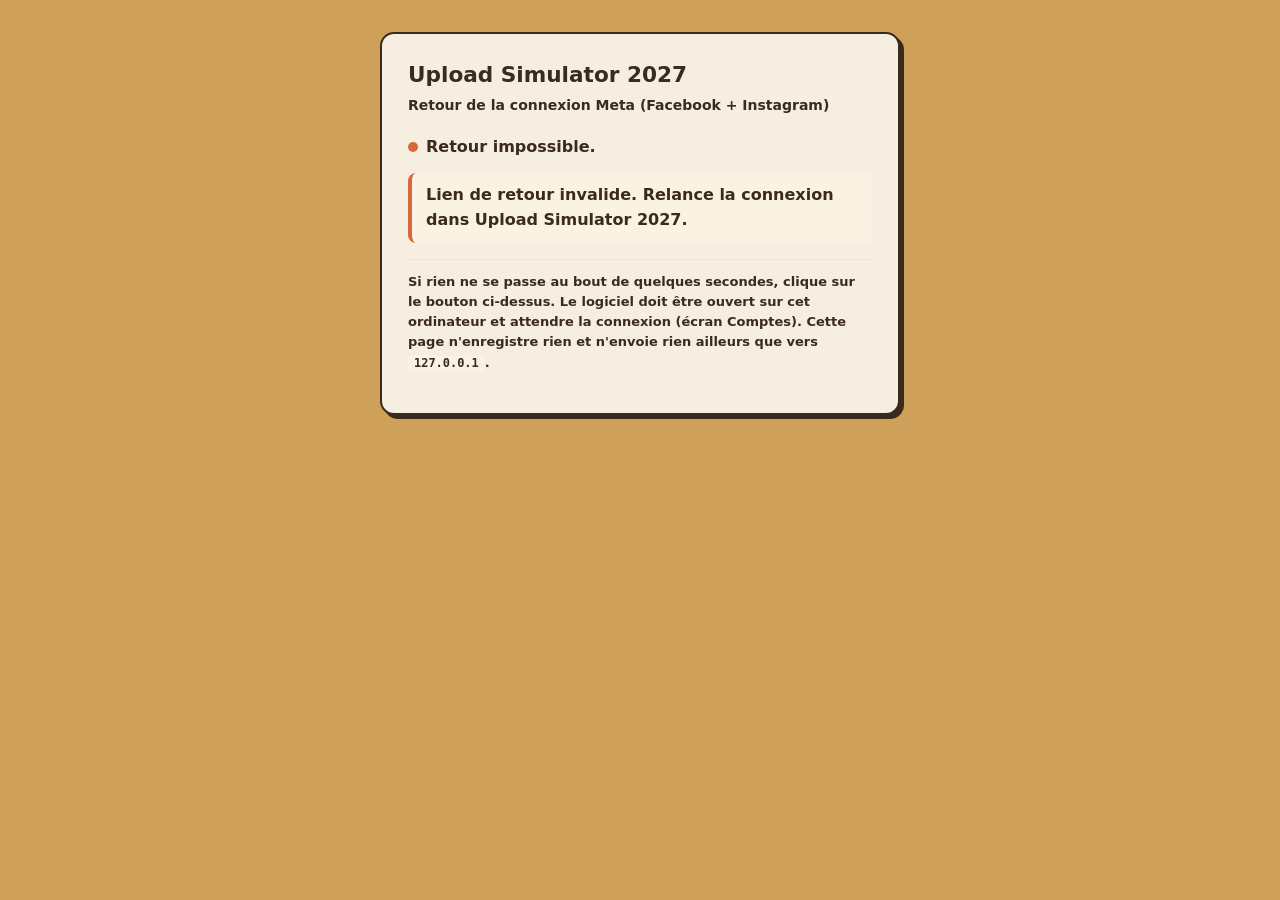
<file: oauth/relais.html>
<!DOCTYPE html>
<html lang="fr">
<head>
  <meta charset="utf-8">
  <meta name="viewport" content="width=device-width, initial-scale=1">
  <meta name="robots" content="noindex, nofollow">
  <meta name="referrer" content="no-referrer">
  <title>Retour de connexion Meta — Upload Simulator 2027</title>
  <!--
    Page relais (plan B Meta) : Facebook renvoie ici (https) après la connexion, et cette page
    renvoie aussitôt vers le logiciel qui écoute sur http://127.0.0.1:<port>/callback/meta.
    Le port est lu dans « state » (format « <port>.<nonce> »). Aucun appel réseau, aucun stockage,
    aucune dépendance externe. Attention : Meta arrive ici par une requête GET dont l'adresse porte le
    code et le state ; le code transite donc par les journaux du site qui héberge cette page (hébergeur,
    CDN). Héberge-la sur un service sans journaux d'accès ou purge-les, sers-la si possible avec
    « Cache-Control: no-store », et préfère le mode loopback (127.0.0.1) quand Meta l'accepte. Un code
    seul reste inutilisable sans l'app_secret et la même redirect_uri.
  -->
  <style>
    :root {
      --ocre: #cfa05a; --creme: #f6efe1; --creme-2: #faf2e2; --brun: #3b2a1e;
      --sarcelle: #2a9d8f; --brique: #d9683a; --gris: #e6e6e6;
      --ombre: 4px 4px 0 var(--brun); --rayon: 14px;
    }
    * { box-sizing: border-box; }
    html, body { margin: 0; min-height: 100%; }
    body {
      background: var(--ocre); color: var(--brun);
      font-family: "Montserrat", "Segoe UI", system-ui, -apple-system, Arial, sans-serif;
      font-weight: 600; font-size: 16px; line-height: 1.55;
      display: flex; align-items: center; justify-content: center; padding: 32px 20px;
    }
    main {
      background: var(--creme); border: 2px solid var(--brun); border-radius: var(--rayon);
      box-shadow: var(--ombre); max-width: 520px; width: 100%; padding: 28px 26px;
    }
    h1 { font-size: 1.35rem; margin: 0 0 6px; line-height: 1.25; }
    .sub { margin: 0 0 18px; font-size: 14px; }
    p { margin: 0 0 12px; }
    .pastille { display: inline-block; width: 10px; height: 10px; border-radius: 50%; margin-right: 8px; vertical-align: middle; background: var(--sarcelle); }
    .pastille.erreur { background: var(--brique); }
    .alerte { border-left: 4px solid var(--brique); background: var(--creme-2); padding: 10px 14px; border-radius: 8px; margin: 14px 0; }
    .alerte.info { border-left-color: var(--sarcelle); }
    .btn {
      display: inline-block; margin-top: 8px; padding: 12px 20px; border-radius: 8px;
      background: var(--sarcelle); color: var(--creme); border: 2px solid var(--brun);
      box-shadow: 3px 3px 0 var(--brun); font-weight: 800; text-decoration: none; cursor: pointer;
    }
    .btn:active { box-shadow: none; transform: translate(3px, 3px); }
    .btn[hidden] { display: none; }
    .aide { font-size: 13px; margin-top: 16px; padding-top: 12px; border-top: 1px solid var(--gris); }
    code { background: var(--creme-2); padding: 1px 6px; border-radius: 4px; font-size: .92em; }
  </style>
</head>
<body>
  <main>
    <h1>Upload Simulator 2027</h1>
    <p class="sub">Retour de la connexion Meta (Facebook + Instagram)</p>

    <p id="etat"><span class="pastille"></span>Retour vers le logiciel en cours…</p>
    <div id="message" class="alerte info" hidden></div>

    <a id="secours" class="btn" hidden>Revenir dans le logiciel</a>

    <p class="aide">
      Si rien ne se passe au bout de quelques secondes, clique sur le bouton ci-dessus.
      Le logiciel doit être ouvert sur cet ordinateur et attendre la connexion (écran Comptes).
      Cette page n'enregistre rien et n'envoie rien ailleurs que vers <code>127.0.0.1</code>.
    </p>
  </main>

  <script>
    (function () {
      "use strict";
      var etat = document.getElementById("etat");
      var message = document.getElementById("message");
      var secours = document.getElementById("secours");

      function montrer(texte, erreur) {
        message.textContent = texte;
        message.hidden = false;
        message.className = erreur ? "alerte" : "alerte info";
        if (erreur) {
          etat.innerHTML = '<span class="pastille erreur"></span>Retour impossible.';
        }
      }

      function lirePort(state) {
        // state = "<port>.<nonce>" ; le port doit être un entier entre 1024 et 65535.
        if (!state) { return null; }
        var partie = String(state).split(".")[0];
        if (!/^\d{4,5}$/.test(partie)) { return null; }
        var port = parseInt(partie, 10);
        if (port < 1024 || port > 65535) { return null; }
        return port;
      }

      var params;
      try {
        params = new URLSearchParams(window.location.search);
      } catch (e) {
        params = null;
      }
      var state = params ? params.get("state") : null;
      var erreur = params ? params.get("error") : null;
      var port = lirePort(state);

      if (port === null) {
        montrer("Lien de retour invalide. Relance la connexion dans Upload Simulator 2027.", true);
        return;
      }

      // On renvoie la même query (code, state, error…) au logiciel : il la vérifie lui-même.
      var cible = "http://127.0.0.1:" + port + "/callback/meta" + window.location.search;
      secours.href = cible;
      secours.hidden = false;

      if (erreur) {
        montrer("La connexion a été refusée ou annulée. Le logiciel va le constater ; tu pourras relancer depuis l'écran Comptes.", false);
      } else {
        montrer("Connexion acceptée par Meta. Le logiciel (port " + port + ") termine maintenant tout seul.", false);
      }

      try {
        window.location.replace(cible);
      } catch (e) {
        montrer("Le navigateur a bloqué le retour automatique : clique sur le bouton.", true);
      }
    })();
  </script>
</body>
</html>
</file>
<file: style.css>
:root { color-scheme: dark; }
* { box-sizing: border-box; }
body {
  margin: 0; background: #12141a; color: #e6e8ee;
  font: 16px/1.65 system-ui, -apple-system, "Segoe UI", Roboto, Arial, sans-serif;
}
main { max-width: 780px; margin: 0 auto; padding: 32px 20px 64px; }
h1 { font-size: 2rem; margin: 0 0 8px; }
h2 { font-size: 1.3rem; margin: 36px 0 8px; color: #fff; border-bottom: 1px solid #2a2e3a; padding-bottom: 6px; }
h3 { font-size: 1.05rem; margin: 22px 0 4px; color: #cfd3de; }
p, li { color: #cfd3de; }
a { color: #7db7ff; }
a:hover { color: #a9d0ff; }
code { background: #1d212b; padding: 1px 6px; border-radius: 4px; font-size: .92em; }
table { border-collapse: collapse; width: 100%; margin: 12px 0; }
th, td { border: 1px solid #2a2e3a; padding: 8px 10px; text-align: left; vertical-align: top; }
th { background: #1a1d26; }
.lead { font-size: 1.12rem; color: #e6e8ee; }
.muted { color: #8b91a3; font-size: .92rem; }
.links { display: flex; flex-wrap: wrap; gap: 12px; margin: 24px 0; }
.links a { background: #1a1d26; border: 1px solid #2a2e3a; border-radius: 8px; padding: 10px 16px; text-decoration: none; }
.links a:hover { border-color: #7db7ff; }
.langs { margin: 12px 0 28px; }
.note { background: #1a1d26; border-left: 3px solid #7db7ff; padding: 10px 14px; border-radius: 4px; }
section.lang { margin-top: 40px; }
footer { margin-top: 48px; padding-top: 16px; border-top: 1px solid #2a2e3a; }
</file>
